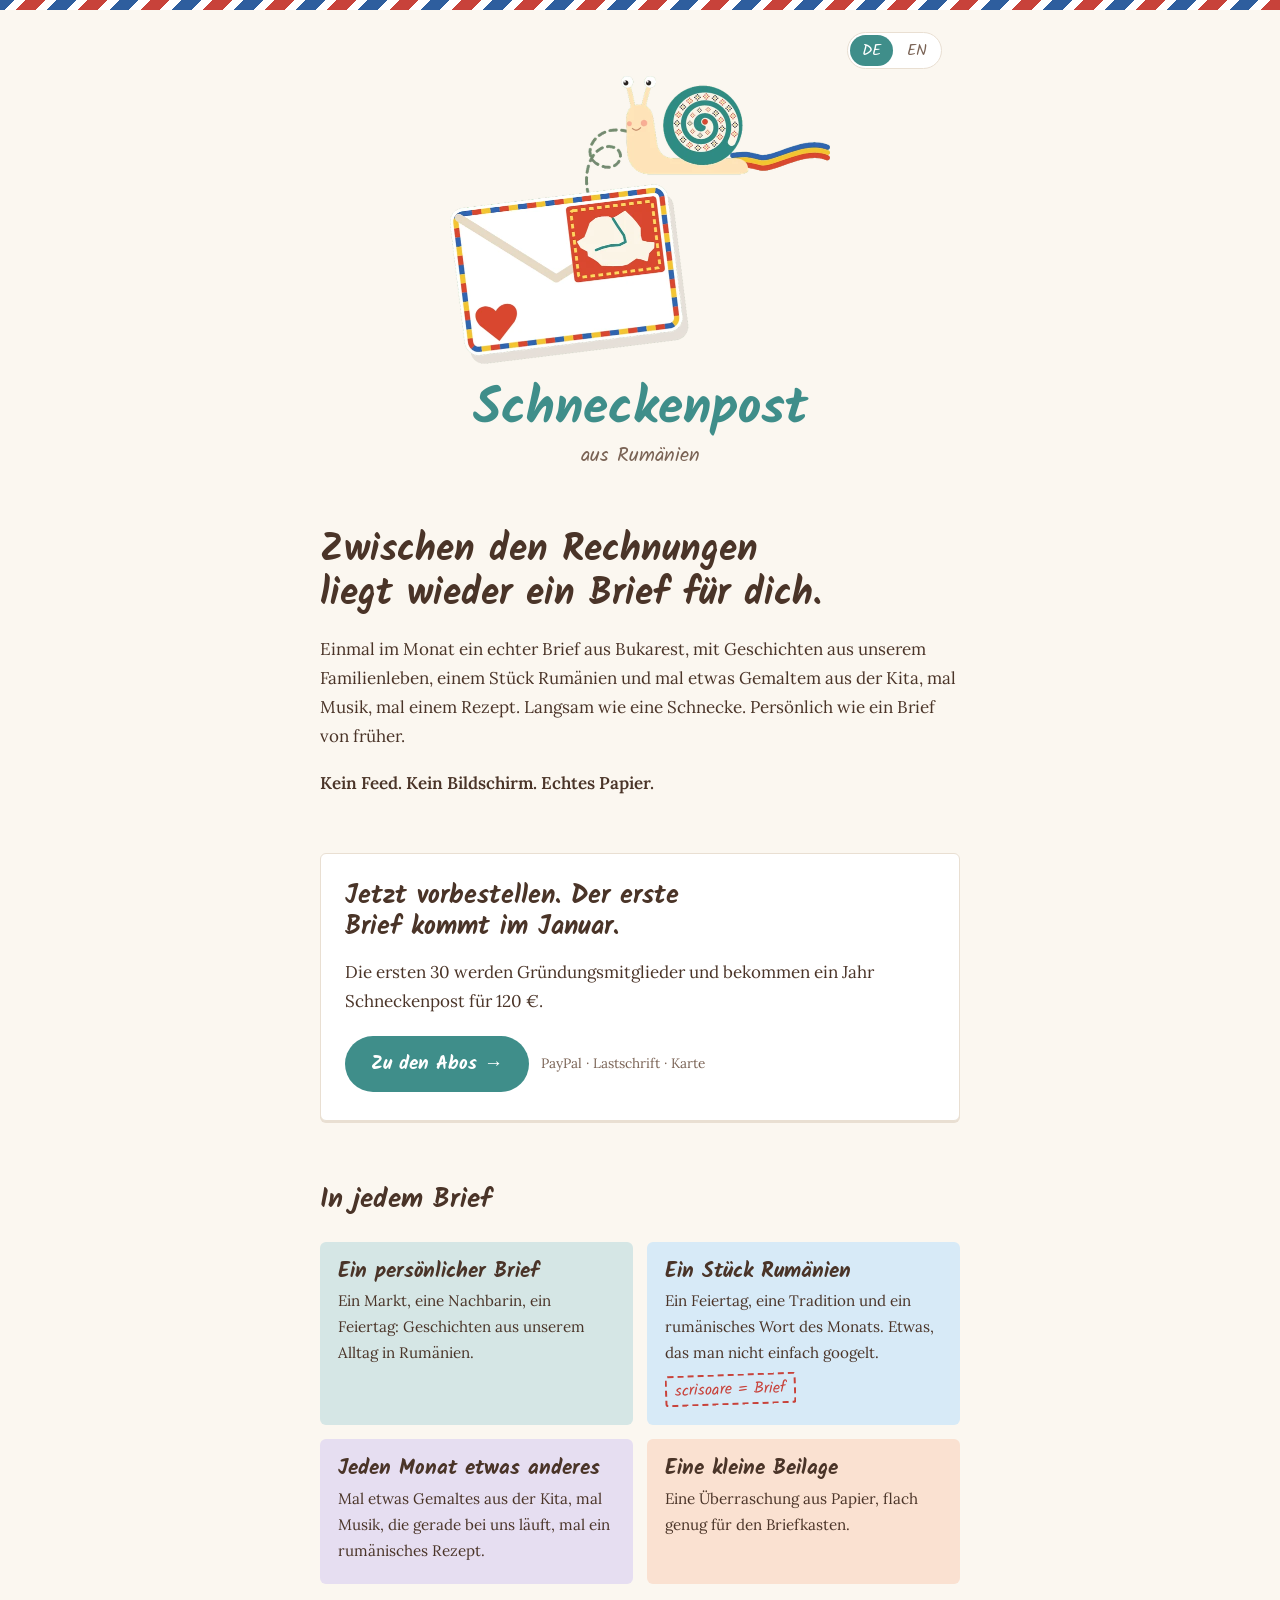
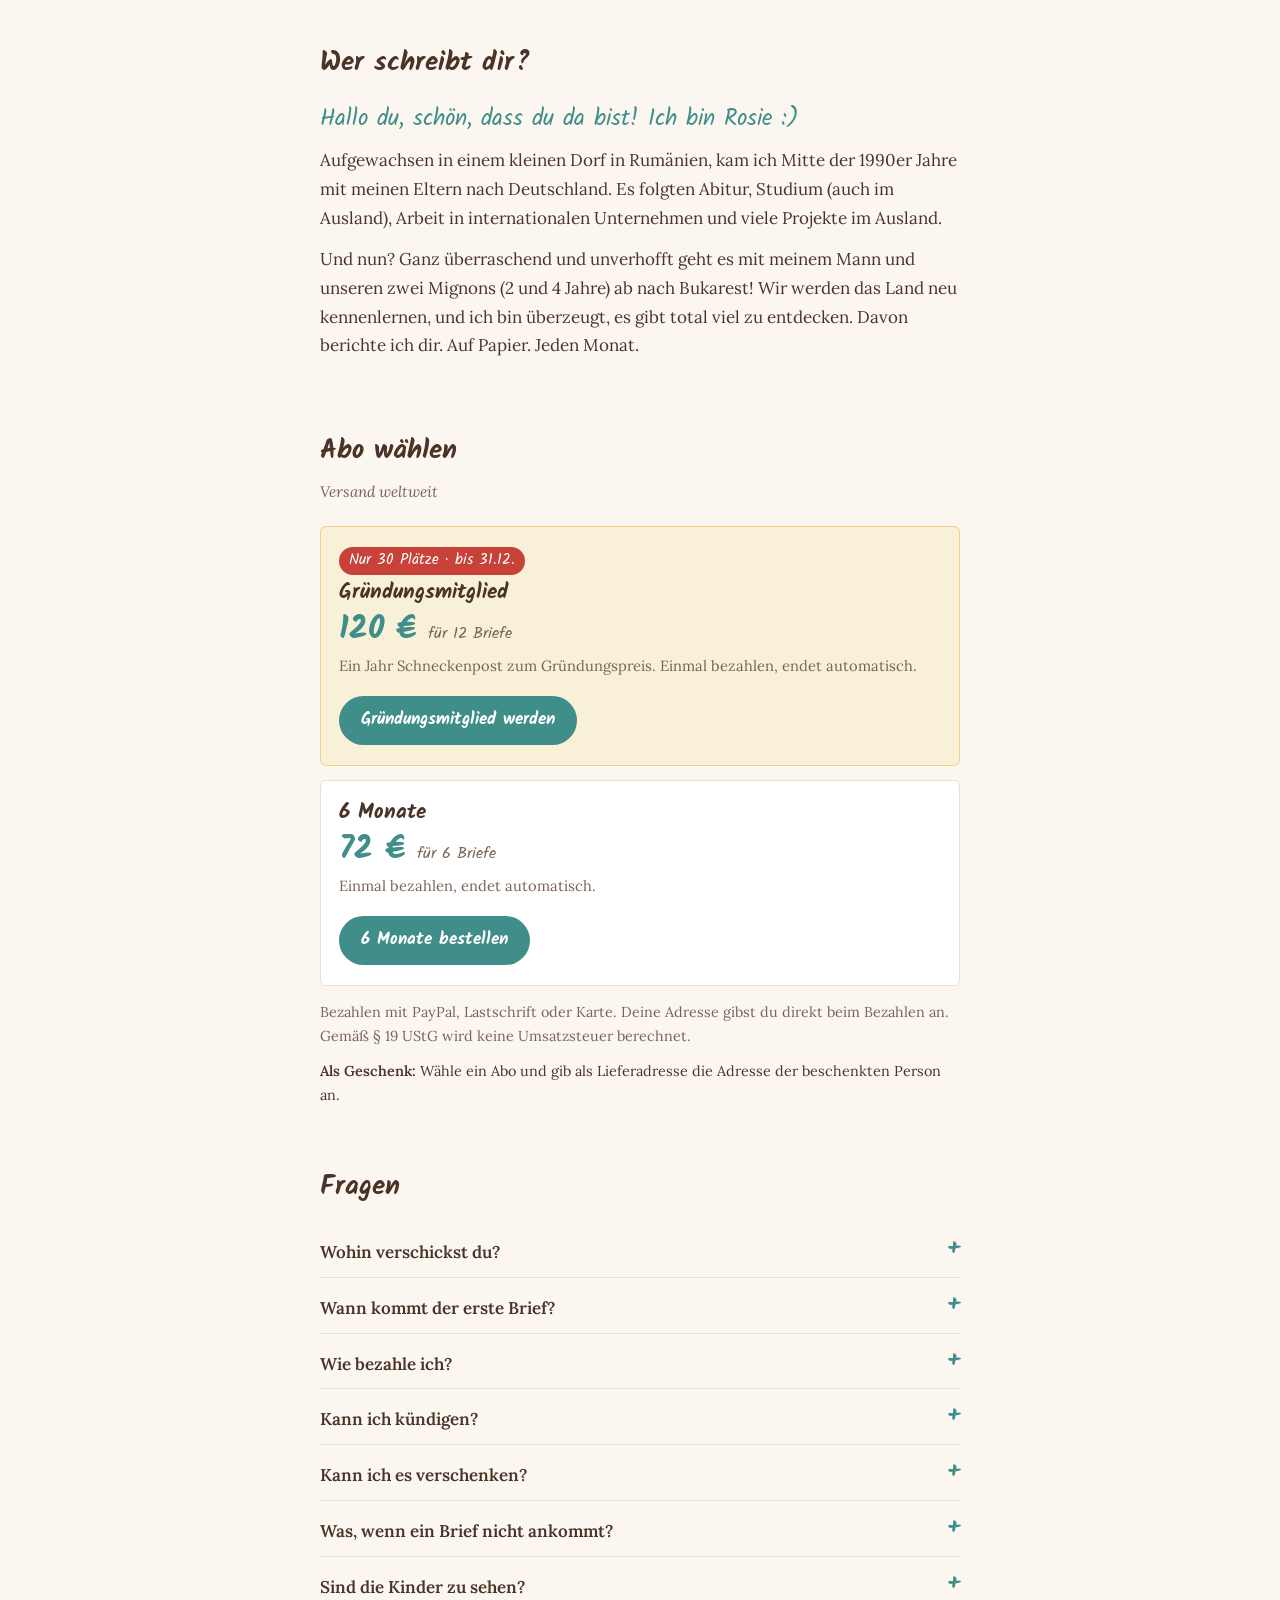
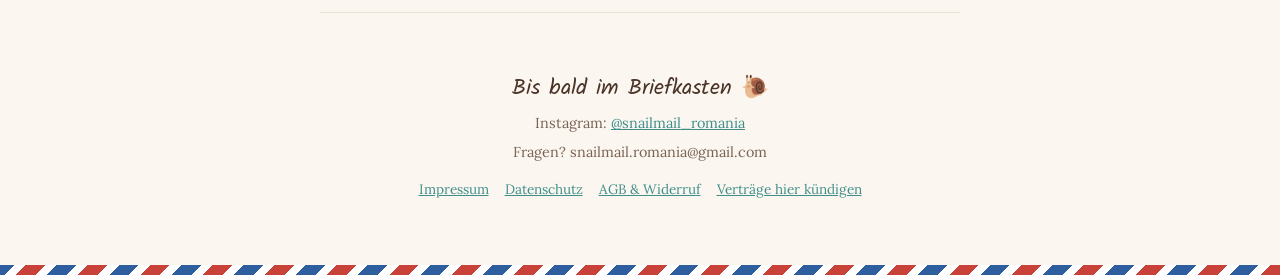
<file: index.html>
<!doctype html>
<html lang="de">
<head>
<meta charset="utf-8">
<meta name="viewport" content="width=device-width, initial-scale=1">
<meta name="description" content="Einmal im Monat ein echter Brief aus Bukarest. Schneckenpost aus Rumänien.">
<title>Schneckenpost aus Rumänien</title>
<link rel="alternate" hreflang="de" href="index.html">
<link rel="alternate" hreflang="en" href="en.html">
<link rel="stylesheet" href="fonts/fonts.css">
<link rel="stylesheet" href="assets/style.css">
</head>
<body>
<div class="airmail" aria-hidden="true"></div>

<div class="page wrap">
  <nav class="langswitch" aria-label="Sprache / Language"><span aria-current="page">DE</span><a href="en.html" hreflang="en" lang="en">EN</a></nav>

  <header>
    <img class="snail" src="img/schnecke.webp" width="760" height="575" alt="Schnecke mit Luftpostbrief">
    <div class="brand">
      <h1>Schneckenpost</h1>
      <p class="sub">aus Rumänien</p>
    </div>
  </header>

  <section class="hero">
    <h2>Zwischen den Rechnungen liegt wieder ein Brief für dich.</h2>
    <p>Einmal im Monat ein echter Brief aus Bukarest, mit Geschichten aus unserem Familienleben, einem Stück Rumänien und mal etwas Gemaltem aus der Kita, mal Musik, mal einem Rezept. Langsam wie eine Schnecke. Persönlich wie ein Brief von früher.</p>
    <p><strong>Kein Feed. Kein Bildschirm. Echtes Papier.</strong></p>
  </section>

  <section class="waitlist" aria-labelledby="wl">
    <h3 id="wl">Jetzt vorbestellen. Der erste Brief kommt im Januar.</h3>
    <p>Die ersten 30 werden Gründungsmitglieder und bekommen ein Jahr Schneckenpost für 120 €.</p>
    <div class="actions">
      <a class="btn" href="#bestellen">Zu den Abos →</a>
      <span class="small">PayPal · Lastschrift · Karte</span>
    </div>
  </section>

  <section aria-labelledby="inside">
    <h2 class="section-title" id="inside">In jedem Brief</h2>
    <div class="contents">
      <div class="item">
        <h4>Ein persönlicher Brief</h4>
        <p>Ein Markt, eine Nachbarin, ein Feiertag: Geschichten aus unserem Alltag in Rumänien.</p>
      </div>
      <div class="item">
        <h4>Ein Stück Rumänien</h4>
        <p>Ein Feiertag, eine Tradition und ein rumänisches Wort des Monats. Etwas, das man nicht einfach googelt.</p>
        <span class="stamp">scrisoare = Brief</span>
      </div>
      <div class="item">
        <h4>Jeden Monat etwas anderes</h4>
        <p>Mal etwas Gemaltes aus der Kita, mal Musik, die gerade bei uns läuft, mal ein rumänisches Rezept.</p>
      </div>
      <div class="item">
        <h4>Eine kleine Beilage</h4>
        <p>Eine Überraschung aus Papier, flach genug für den Briefkasten.</p>
      </div>
    </div>
  </section>

  <section class="about" aria-labelledby="me">
    <h2 class="section-title" id="me">Wer schreibt dir?</h2>
    <p class="hello">Hallo du, schön, dass du da bist! Ich bin Rosie :)</p>
    <p>Aufgewachsen in einem kleinen Dorf in Rumänien, kam ich Mitte der 1990er Jahre mit meinen Eltern nach Deutschland. Es folgten Abitur, Studium (auch im Ausland), Arbeit in internationalen Unternehmen und viele Projekte im Ausland.</p>
    <p>Und nun? Ganz überraschend und unverhofft geht es mit meinem Mann und unseren zwei Mignons (2 und 4 Jahre) ab nach Bukarest! Wir werden das Land neu kennenlernen, und ich bin überzeugt, es gibt total viel zu entdecken. Davon berichte ich dir. Auf Papier. Jeden Monat.</p>
  </section>

  <section id="bestellen" aria-labelledby="price">
    <h2 class="section-title" id="price">Abo wählen</h2>
    <p class="en">Versand weltweit</p>
    <div class="plans">
      <div class="plan featured">
        <span class="badge">Nur 30 Plätze · bis 31.12.</span>
        <h4>Gründungsmitglied</h4>
        <div class="price">120 € <small>für 12 Briefe</small></div>
        <p>Ein Jahr Schneckenpost zum Gründungspreis. Einmal bezahlen, endet automatisch.</p>
        <span class="spacer"></span>
        <a class="btn" href="https://buy.stripe.com/7sYdR8gMZdm92LZdVwbV601">Gründungsmitglied werden</a>
      </div>
      <div class="plan">
        <h4>6 Monate</h4>
        <div class="price">72 € <small>für 6 Briefe</small></div>
        <p>Einmal bezahlen, endet automatisch.</p>
        <span class="spacer"></span>
        <a class="btn" href="https://buy.stripe.com/3cIcN4fIVeqdcmz7x8bV600">6 Monate bestellen</a>
      </div>
    </div>
    <p class="paynote">Bezahlen mit PayPal, Lastschrift oder Karte. Deine Adresse gibst du direkt beim Bezahlen an. Gemäß § 19 UStG wird keine Umsatzsteuer berechnet.</p>
    <p class="giftnote"><strong>Als Geschenk:</strong> Wähle ein Abo und gib als Lieferadresse die Adresse der beschenkten Person an.</p>
  </section>

  <section aria-labelledby="faq">
    <h2 class="section-title" id="faq">Fragen</h2>
    <div class="faq">
      <details><summary>Wohin verschickst du?</summary><p>Weltweit. Die Briefe reisen mit der rumänischen Post. Außerhalb Europas brauchen sie etwas länger.</p></details>
      <details><summary>Wann kommt der erste Brief?</summary><p>Der erste Brief geht in der ersten Januarwoche 2027 raus. Danach verschicke ich jeden Monat bis zum 5.</p></details>
      <details><summary>Wie bezahle ich?</summary><p>Mit PayPal, per Lastschrift oder mit Karte. Die Zahlung läuft sicher über den Zahlungsdienst Stripe.</p></details>
      <details><summary>Kann ich kündigen?</summary><p>Du musst nichts kündigen. Alle Abos sind vorausbezahlt und enden automatisch nach dem letzten Brief, ohne Verlängerung.</p></details>
      <details><summary>Kann ich es verschenken?</summary><p>Ja. Wähle ein Abo und gib beim Bezahlen die Adresse der beschenkten Person als Lieferadresse an. Für einen Gruß gibt es beim Bezahlen ein eigenes Feld.</p></details>
      <details><summary>Was, wenn ein Brief nicht ankommt?</summary><p>Schreib mir, dann schicke ich ihn noch einmal.</p></details>
      <details><summary>Sind die Kinder zu sehen?</summary><p>Nein. Höchstens mal etwas, das sie gemalt haben.</p></details>
    </div>
  </section>

  <footer>
    <span class="sig">Bis bald im Briefkasten 🐌</span>
    <span>Instagram: <a href="https://www.instagram.com/snailmail_romania" target="_blank" rel="noopener">@snailmail_romania</a></span>
    <span>Fragen? <span style="user-select:all">snailmail.romania@gmail.com</span></span>
    <nav class="legal" aria-label="Legal">
      <a href="impressum.html">Impressum</a>
      <a href="datenschutz.html">Datenschutz</a>
      <a href="agb.html">AGB &amp; Widerruf</a>
      <a href="kuendigen.html">Verträge hier kündigen</a>
    </nav>
  </footer>
</div>

<div class="airmail" aria-hidden="true"></div>
</body>
</html>
</file>
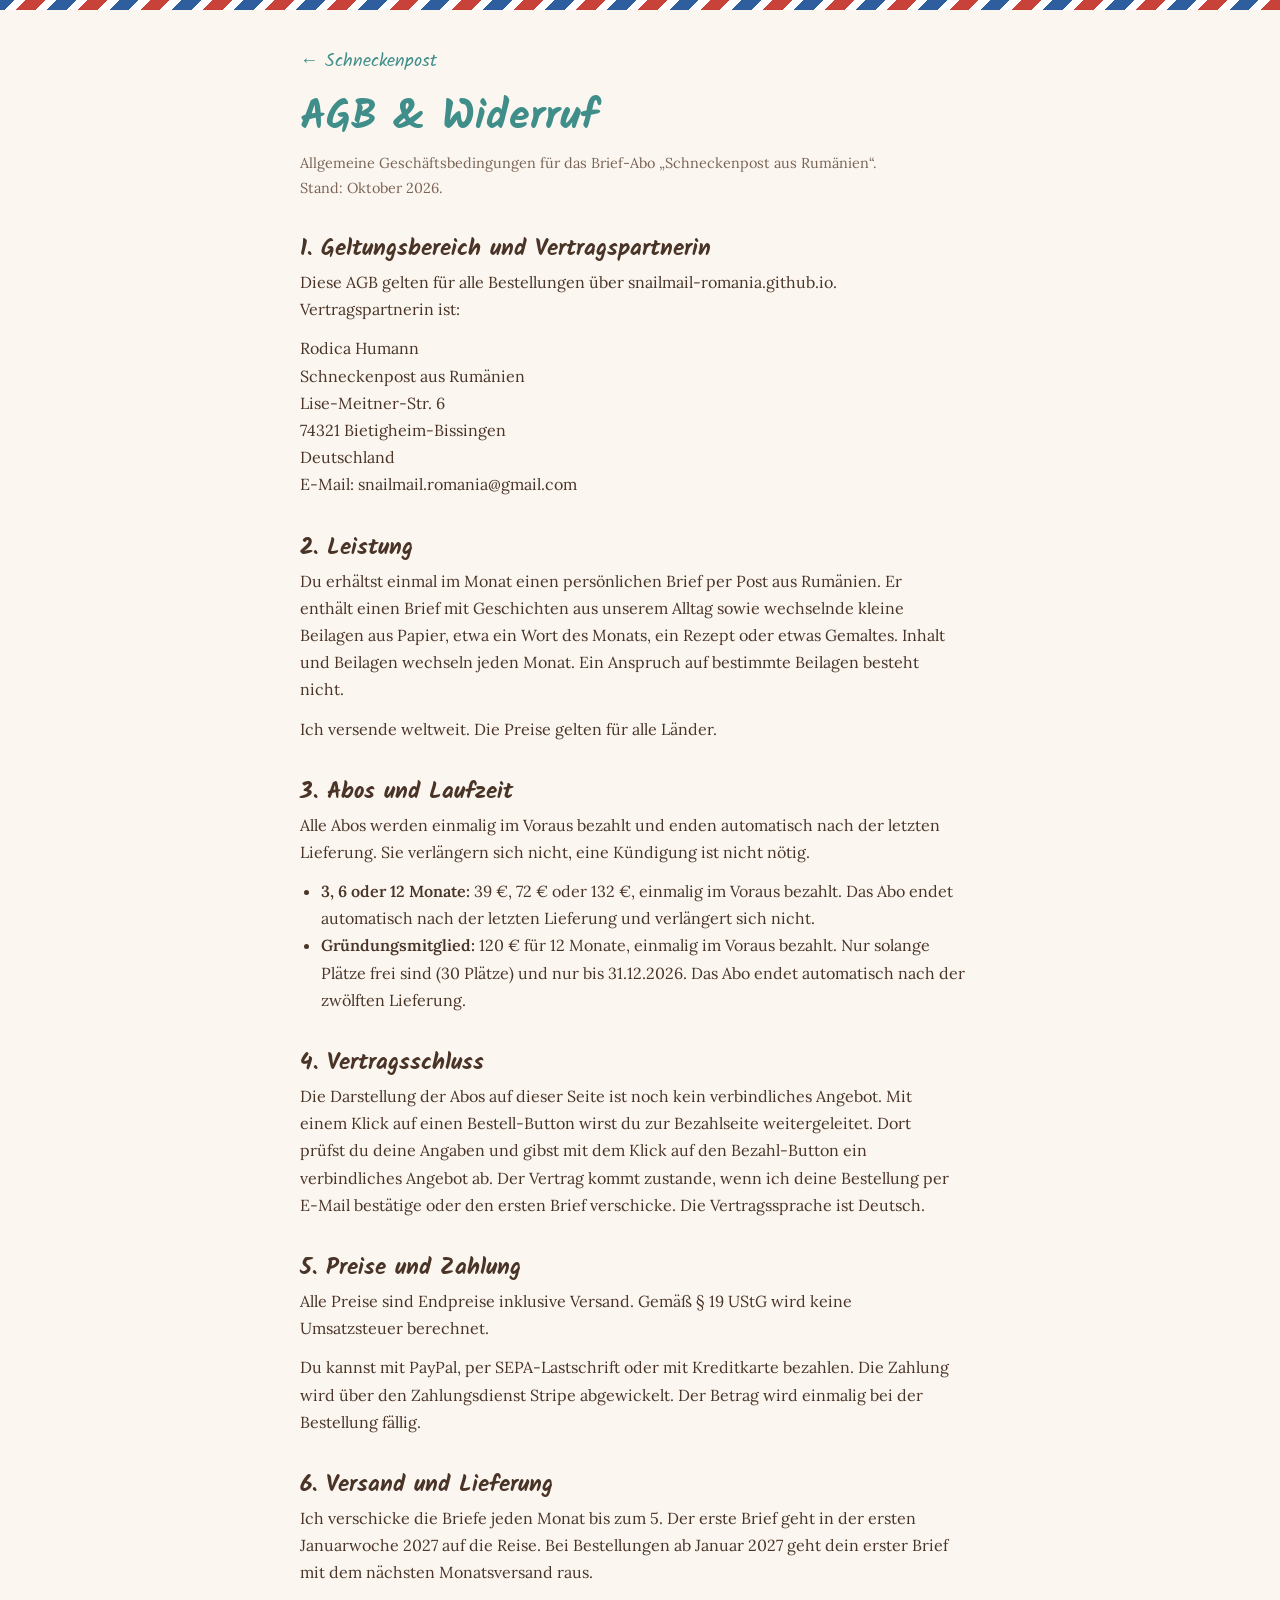
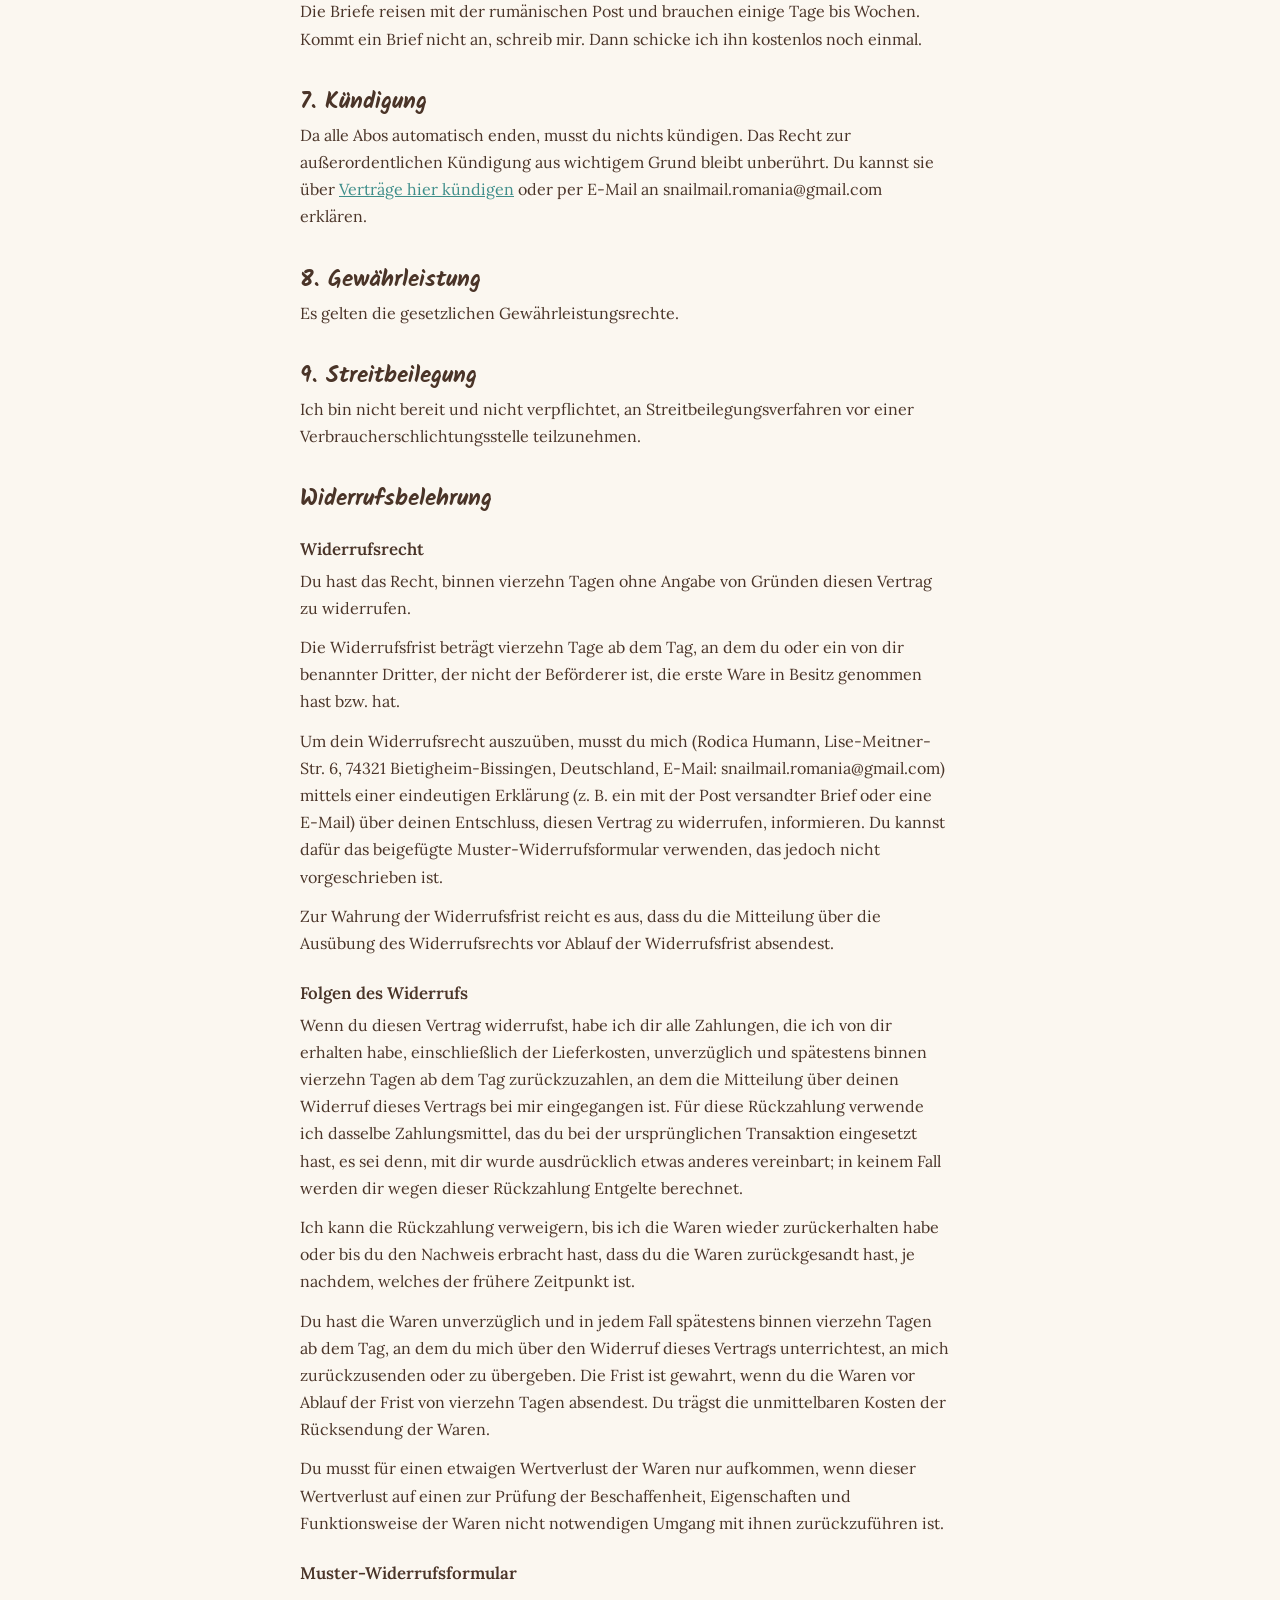
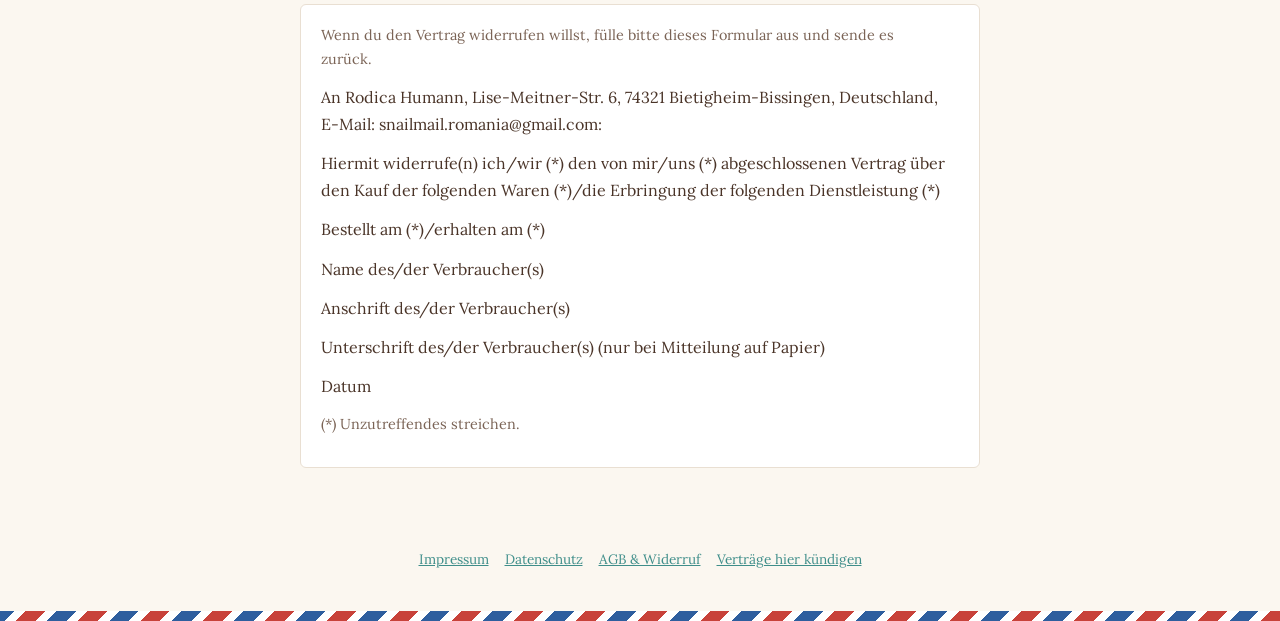
<file: agb.html>
<!doctype html>
<html lang="de">
<head>
<meta charset="utf-8">
<meta name="viewport" content="width=device-width, initial-scale=1">
<meta name="robots" content="noindex">
<title>AGB &amp; Widerruf · Schneckenpost aus Rumänien</title>
<link rel="stylesheet" href="fonts/fonts.css">
<style>
  :root {
    --paper: #FBF7F0; --sheet: #FFFFFF; --ink: #4A3428; --ink-soft: #7A6355;
    --line: #E9DFD2; --petrol: #3F8E8A; --red: #C8423A; --gold: #E3B23C;
    --display: 'Kalam', 'Comic Sans MS', cursive;
    --body: 'Lora', Georgia, 'Times New Roman', serif;
    color-scheme: light;
  }
  *, *::before, *::after { box-sizing: border-box; }
  body { background: var(--paper); color: var(--ink); font-family: var(--body); font-size: 1rem; line-height: 1.7; margin: 0; padding-inline: 18px; }
  .airmail { height: 10px; margin-inline: -18px; background: repeating-linear-gradient(-45deg, var(--red) 0 14px, var(--sheet) 14px 22px, #2E5E9E 22px 36px, var(--sheet) 36px 44px); }
  main { max-width: 680px; margin-inline: auto; padding-block: 36px 64px; }
  .back { font-family: var(--display); font-size: 1.15rem; color: var(--petrol); text-decoration: none; }
  .back:hover { text-decoration: underline; }
  h1 { font-family: var(--display); font-size: clamp(2rem, 6vw, 2.6rem); line-height: 1.15; color: var(--petrol); margin: 18px 0 8px; text-wrap: balance; }
  h2 { font-family: var(--display); font-size: 1.45rem; line-height: 1.25; margin: 34px 0 6px; text-wrap: balance; }
  h3 { font-size: 1.05rem; margin: 22px 0 4px; }
  p, li { max-width: 65ch; }
  p { margin: 0 0 12px; }
  ul, ol { padding-left: 1.3em; margin: 0 0 12px; }
  a { color: var(--petrol); }
  .box { background: var(--sheet); border: 1px solid var(--line); border-radius: 6px; padding: 18px 20px; margin: 16px 0; }
  .muted { color: var(--ink-soft); font-size: 0.9rem; }
  .btn { display: inline-block; padding: 12px 26px; border-radius: 999px; background: var(--petrol); color: #fff; font-family: var(--display); font-size: 1.15rem; font-weight: 700; text-decoration: none; }
  .btn:focus-visible, a:focus-visible { outline: 3px solid var(--gold); outline-offset: 3px; }
  footer { max-width: 680px; margin-inline: auto; padding-block: 0 40px; font-size: 0.85rem; color: var(--ink-soft); display: flex; flex-wrap: wrap; gap: 4px 16px; justify-content: center; }
</style>
</head>
<body>
<div class="airmail" aria-hidden="true"></div>
<main>
  <a class="back" href="index.html">← Schneckenpost</a>
  <h1>AGB &amp; Widerruf</h1>

  <p class="muted">Allgemeine Geschäftsbedingungen für das Brief-Abo „Schneckenpost aus Rumänien“. Stand: Oktober 2026.</p>

  <h2>1. Geltungsbereich und Vertragspartnerin</h2>
  <p>Diese AGB gelten für alle Bestellungen über snailmail-romania.github.io. Vertragspartnerin ist:</p>
  <p>Rodica Humann<br>
Schneckenpost aus Rumänien<br>
Lise-Meitner-Str. 6<br>
74321 Bietigheim-Bissingen<br>
Deutschland<br>E-Mail: <span style="user-select:all">snailmail.romania@gmail.com</span></p>

  <h2>2. Leistung</h2>
  <p>Du erhältst einmal im Monat einen persönlichen Brief per Post aus Rumänien. Er enthält einen Brief mit Geschichten aus unserem Alltag sowie wechselnde kleine Beilagen aus Papier, etwa ein Wort des Monats, ein Rezept oder etwas Gemaltes. Inhalt und Beilagen wechseln jeden Monat. Ein Anspruch auf bestimmte Beilagen besteht nicht.</p>
  <p>Ich versende weltweit. Die Preise gelten für alle Länder.</p>

  <h2>3. Abos und Laufzeit</h2>
  <p>Alle Abos werden einmalig im Voraus bezahlt und enden automatisch nach der letzten Lieferung. Sie verlängern sich nicht, eine Kündigung ist nicht nötig.</p>
  <ul>
    <li><strong>3, 6 oder 12 Monate:</strong> 39 €, 72 € oder 132 €, einmalig im Voraus bezahlt. Das Abo endet automatisch nach der letzten Lieferung und verlängert sich nicht.</li>
    <li><strong>Gründungsmitglied:</strong> 120 € für 12 Monate, einmalig im Voraus bezahlt. Nur solange Plätze frei sind (30 Plätze) und nur bis 31.12.2026. Das Abo endet automatisch nach der zwölften Lieferung.</li>
  </ul>

  <h2>4. Vertragsschluss</h2>
  <p>Die Darstellung der Abos auf dieser Seite ist noch kein verbindliches Angebot. Mit einem Klick auf einen Bestell-Button wirst du zur Bezahlseite weitergeleitet. Dort prüfst du deine Angaben und gibst mit dem Klick auf den Bezahl-Button ein verbindliches Angebot ab. Der Vertrag kommt zustande, wenn ich deine Bestellung per E-Mail bestätige oder den ersten Brief verschicke. Die Vertragssprache ist Deutsch.</p>

  <h2>5. Preise und Zahlung</h2>
  <p>Alle Preise sind Endpreise inklusive Versand. Gemäß § 19 UStG wird keine Umsatzsteuer berechnet.</p>
  <p>Du kannst mit PayPal, per SEPA-Lastschrift oder mit Kreditkarte bezahlen. Die Zahlung wird über den Zahlungsdienst Stripe abgewickelt. Der Betrag wird einmalig bei der Bestellung fällig.</p>

  <h2>6. Versand und Lieferung</h2>
  <p>Ich verschicke die Briefe jeden Monat bis zum 5. Der erste Brief geht in der ersten Januarwoche 2027 auf die Reise. Bei Bestellungen ab Januar 2027 geht dein erster Brief mit dem nächsten Monatsversand raus.</p>
  <p>Die Briefe reisen mit der rumänischen Post und brauchen einige Tage bis Wochen. Kommt ein Brief nicht an, schreib mir. Dann schicke ich ihn kostenlos noch einmal.</p>

  <h2>7. Kündigung</h2>
  <p>Da alle Abos automatisch enden, musst du nichts kündigen. Das Recht zur außerordentlichen Kündigung aus wichtigem Grund bleibt unberührt. Du kannst sie über <a href="kuendigen.html">Verträge hier kündigen</a> oder per E-Mail an <span style="user-select:all">snailmail.romania@gmail.com</span> erklären.</p>

  <h2>8. Gewährleistung</h2>
  <p>Es gelten die gesetzlichen Gewährleistungsrechte.</p>

  <h2>9. Streitbeilegung</h2>
  <p>Ich bin nicht bereit und nicht verpflichtet, an Streitbeilegungsverfahren vor einer Verbraucherschlichtungsstelle teilzunehmen.</p>

  <h2 id="widerruf">Widerrufsbelehrung</h2>
  <h3>Widerrufsrecht</h3>
  <p>Du hast das Recht, binnen vierzehn Tagen ohne Angabe von Gründen diesen Vertrag zu widerrufen.</p>
  <p>Die Widerrufsfrist beträgt vierzehn Tage ab dem Tag, an dem du oder ein von dir benannter Dritter, der nicht der Beförderer ist, die erste Ware in Besitz genommen hast bzw. hat.</p>
  <p>Um dein Widerrufsrecht auszuüben, musst du mich (Rodica Humann, Lise-Meitner-Str. 6, 74321 Bietigheim-Bissingen, Deutschland, E-Mail: <span style="user-select:all">snailmail.romania@gmail.com</span>) mittels einer eindeutigen Erklärung (z. B. ein mit der Post versandter Brief oder eine E-Mail) über deinen Entschluss, diesen Vertrag zu widerrufen, informieren. Du kannst dafür das beigefügte Muster-Widerrufsformular verwenden, das jedoch nicht vorgeschrieben ist.</p>
  <p>Zur Wahrung der Widerrufsfrist reicht es aus, dass du die Mitteilung über die Ausübung des Widerrufsrechts vor Ablauf der Widerrufsfrist absendest.</p>
  <h3>Folgen des Widerrufs</h3>
  <p>Wenn du diesen Vertrag widerrufst, habe ich dir alle Zahlungen, die ich von dir erhalten habe, einschließlich der Lieferkosten, unverzüglich und spätestens binnen vierzehn Tagen ab dem Tag zurückzuzahlen, an dem die Mitteilung über deinen Widerruf dieses Vertrags bei mir eingegangen ist. Für diese Rückzahlung verwende ich dasselbe Zahlungsmittel, das du bei der ursprünglichen Transaktion eingesetzt hast, es sei denn, mit dir wurde ausdrücklich etwas anderes vereinbart; in keinem Fall werden dir wegen dieser Rückzahlung Entgelte berechnet.</p>
  <p>Ich kann die Rückzahlung verweigern, bis ich die Waren wieder zurückerhalten habe oder bis du den Nachweis erbracht hast, dass du die Waren zurückgesandt hast, je nachdem, welches der frühere Zeitpunkt ist.</p>
  <p>Du hast die Waren unverzüglich und in jedem Fall spätestens binnen vierzehn Tagen ab dem Tag, an dem du mich über den Widerruf dieses Vertrags unterrichtest, an mich zurückzusenden oder zu übergeben. Die Frist ist gewahrt, wenn du die Waren vor Ablauf der Frist von vierzehn Tagen absendest. Du trägst die unmittelbaren Kosten der Rücksendung der Waren.</p>
  <p>Du musst für einen etwaigen Wertverlust der Waren nur aufkommen, wenn dieser Wertverlust auf einen zur Prüfung der Beschaffenheit, Eigenschaften und Funktionsweise der Waren nicht notwendigen Umgang mit ihnen zurückzuführen ist.</p>

  <h3>Muster-Widerrufsformular</h3>
  <div class="box">
    <p class="muted">Wenn du den Vertrag widerrufen willst, fülle bitte dieses Formular aus und sende es zurück.</p>
    <p>An Rodica Humann, Lise-Meitner-Str. 6, 74321 Bietigheim-Bissingen, Deutschland, E-Mail: snailmail.romania@gmail.com:</p>
    <p>Hiermit widerrufe(n) ich/wir (*) den von mir/uns (*) abgeschlossenen Vertrag über den Kauf der folgenden Waren (*)/die Erbringung der folgenden Dienstleistung (*)</p>
    <p>Bestellt am (*)/erhalten am (*)</p>
    <p>Name des/der Verbraucher(s)</p>
    <p>Anschrift des/der Verbraucher(s)</p>
    <p>Unterschrift des/der Verbraucher(s) (nur bei Mitteilung auf Papier)</p>
    <p>Datum</p>
    <p class="muted">(*) Unzutreffendes streichen.</p>
  </div>

</main>
<footer>
  <a href="impressum.html">Impressum</a>
  <a href="datenschutz.html">Datenschutz</a>
  <a href="agb.html">AGB &amp; Widerruf</a>
  <a href="kuendigen.html">Verträge hier kündigen</a>
</footer>
<div class="airmail" aria-hidden="true"></div>
</body>
</html>
</file>
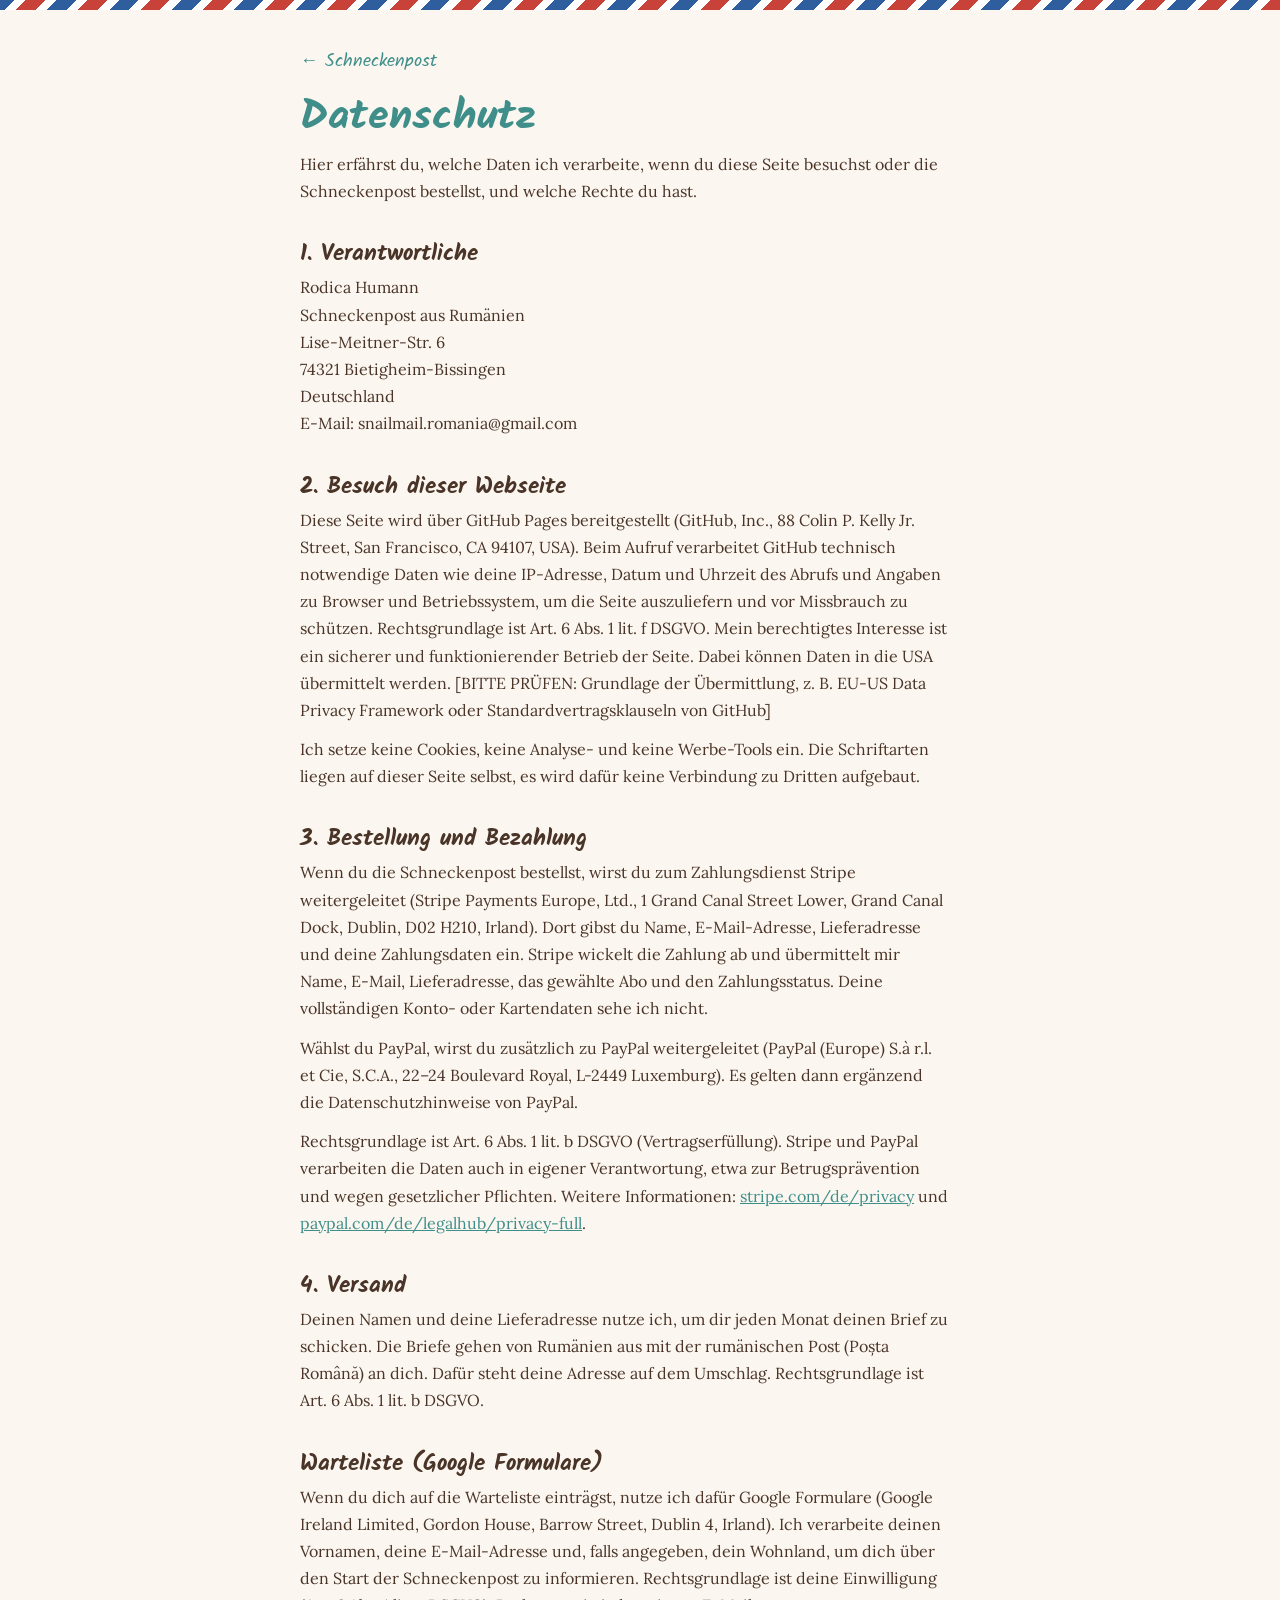
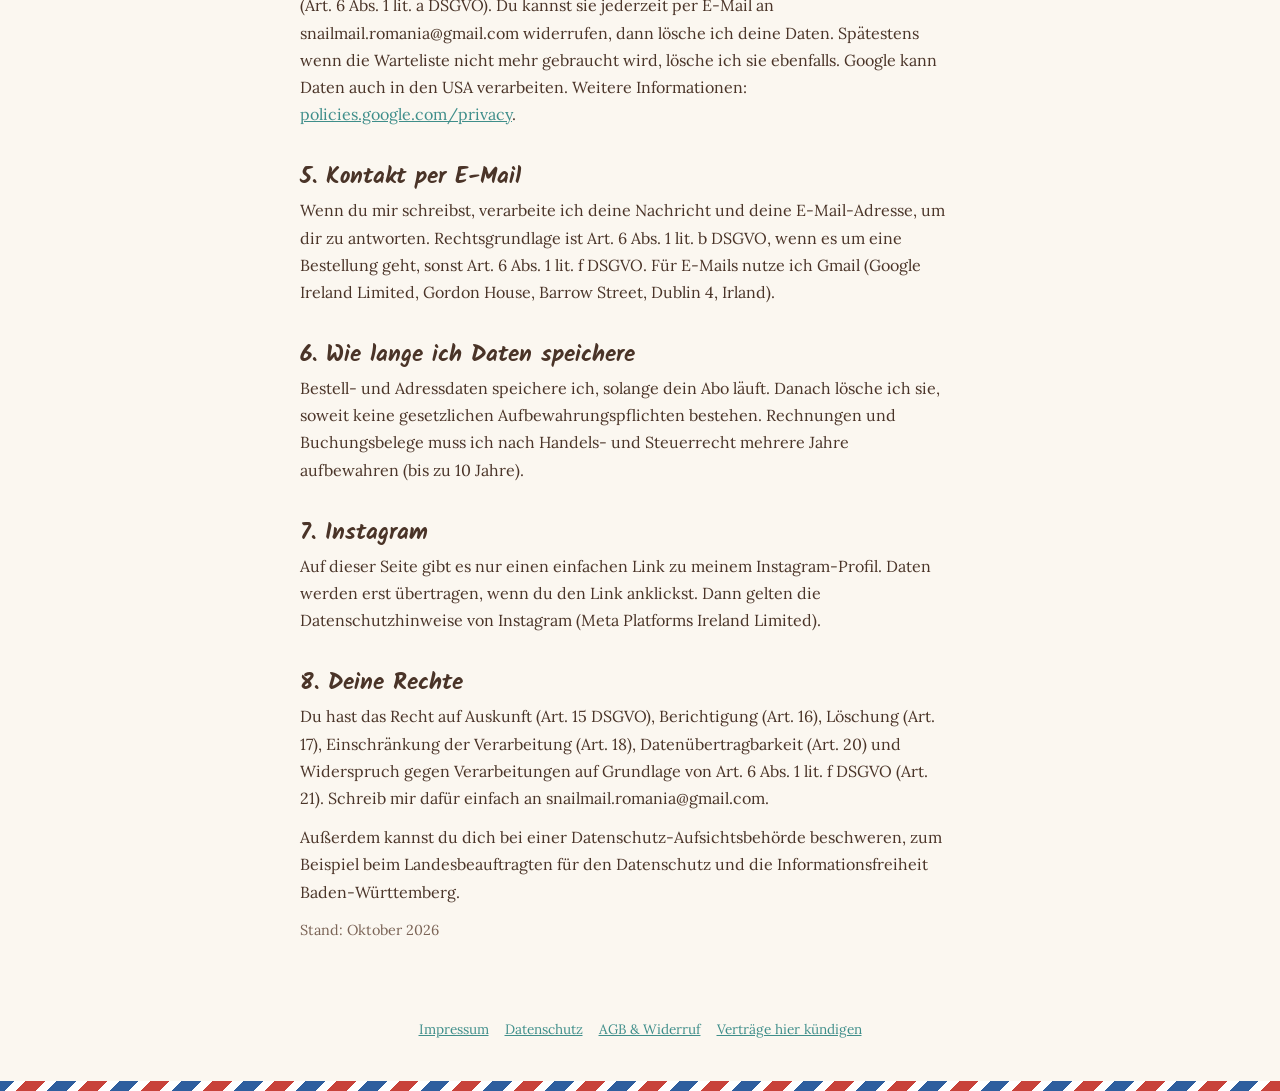
<file: datenschutz.html>
<!doctype html>
<html lang="de">
<head>
<meta charset="utf-8">
<meta name="viewport" content="width=device-width, initial-scale=1">
<meta name="robots" content="noindex">
<title>Datenschutz · Schneckenpost aus Rumänien</title>
<link rel="stylesheet" href="fonts/fonts.css">
<style>
  :root {
    --paper: #FBF7F0; --sheet: #FFFFFF; --ink: #4A3428; --ink-soft: #7A6355;
    --line: #E9DFD2; --petrol: #3F8E8A; --red: #C8423A; --gold: #E3B23C;
    --display: 'Kalam', 'Comic Sans MS', cursive;
    --body: 'Lora', Georgia, 'Times New Roman', serif;
    color-scheme: light;
  }
  *, *::before, *::after { box-sizing: border-box; }
  body { background: var(--paper); color: var(--ink); font-family: var(--body); font-size: 1rem; line-height: 1.7; margin: 0; padding-inline: 18px; }
  .airmail { height: 10px; margin-inline: -18px; background: repeating-linear-gradient(-45deg, var(--red) 0 14px, var(--sheet) 14px 22px, #2E5E9E 22px 36px, var(--sheet) 36px 44px); }
  main { max-width: 680px; margin-inline: auto; padding-block: 36px 64px; }
  .back { font-family: var(--display); font-size: 1.15rem; color: var(--petrol); text-decoration: none; }
  .back:hover { text-decoration: underline; }
  h1 { font-family: var(--display); font-size: clamp(2rem, 6vw, 2.6rem); line-height: 1.15; color: var(--petrol); margin: 18px 0 8px; text-wrap: balance; }
  h2 { font-family: var(--display); font-size: 1.45rem; line-height: 1.25; margin: 34px 0 6px; text-wrap: balance; }
  h3 { font-size: 1.05rem; margin: 22px 0 4px; }
  p, li { max-width: 65ch; }
  p { margin: 0 0 12px; }
  ul, ol { padding-left: 1.3em; margin: 0 0 12px; }
  a { color: var(--petrol); }
  .box { background: var(--sheet); border: 1px solid var(--line); border-radius: 6px; padding: 18px 20px; margin: 16px 0; }
  .muted { color: var(--ink-soft); font-size: 0.9rem; }
  .btn { display: inline-block; padding: 12px 26px; border-radius: 999px; background: var(--petrol); color: #fff; font-family: var(--display); font-size: 1.15rem; font-weight: 700; text-decoration: none; }
  .btn:focus-visible, a:focus-visible { outline: 3px solid var(--gold); outline-offset: 3px; }
  footer { max-width: 680px; margin-inline: auto; padding-block: 0 40px; font-size: 0.85rem; color: var(--ink-soft); display: flex; flex-wrap: wrap; gap: 4px 16px; justify-content: center; }
</style>
</head>
<body>
<div class="airmail" aria-hidden="true"></div>
<main>
  <a class="back" href="index.html">← Schneckenpost</a>
  <h1>Datenschutz</h1>

  <p>Hier erfährst du, welche Daten ich verarbeite, wenn du diese Seite besuchst oder die Schneckenpost bestellst, und welche Rechte du hast.</p>

  <h2>1. Verantwortliche</h2>
  <p>Rodica Humann<br>
Schneckenpost aus Rumänien<br>
Lise-Meitner-Str. 6<br>
74321 Bietigheim-Bissingen<br>
Deutschland<br>E-Mail: <span style="user-select:all">snailmail.romania@gmail.com</span></p>

  <h2>2. Besuch dieser Webseite</h2>
  <p>Diese Seite wird über GitHub Pages bereitgestellt (GitHub, Inc., 88 Colin P. Kelly Jr. Street, San Francisco, CA 94107, USA). Beim Aufruf verarbeitet GitHub technisch notwendige Daten wie deine IP-Adresse, Datum und Uhrzeit des Abrufs und Angaben zu Browser und Betriebssystem, um die Seite auszuliefern und vor Missbrauch zu schützen. Rechtsgrundlage ist Art. 6 Abs. 1 lit. f DSGVO. Mein berechtigtes Interesse ist ein sicherer und funktionierender Betrieb der Seite. Dabei können Daten in die USA übermittelt werden. [BITTE PRÜFEN: Grundlage der Übermittlung, z. B. EU-US Data Privacy Framework oder Standardvertragsklauseln von GitHub]</p>
  <p>Ich setze keine Cookies, keine Analyse- und keine Werbe-Tools ein. Die Schriftarten liegen auf dieser Seite selbst, es wird dafür keine Verbindung zu Dritten aufgebaut.</p>

  <h2>3. Bestellung und Bezahlung</h2>
  <p>Wenn du die Schneckenpost bestellst, wirst du zum Zahlungsdienst Stripe weitergeleitet (Stripe Payments Europe, Ltd., 1 Grand Canal Street Lower, Grand Canal Dock, Dublin, D02 H210, Irland). Dort gibst du Name, E-Mail-Adresse, Lieferadresse und deine Zahlungsdaten ein. Stripe wickelt die Zahlung ab und übermittelt mir Name, E-Mail, Lieferadresse, das gewählte Abo und den Zahlungsstatus. Deine vollständigen Konto- oder Kartendaten sehe ich nicht.</p>
  <p>Wählst du PayPal, wirst du zusätzlich zu PayPal weitergeleitet (PayPal (Europe) S.à r.l. et Cie, S.C.A., 22–24 Boulevard Royal, L-2449 Luxemburg). Es gelten dann ergänzend die Datenschutzhinweise von PayPal.</p>
  <p>Rechtsgrundlage ist Art. 6 Abs. 1 lit. b DSGVO (Vertragserfüllung). Stripe und PayPal verarbeiten die Daten auch in eigener Verantwortung, etwa zur Betrugsprävention und wegen gesetzlicher Pflichten. Weitere Informationen: <a href="https://stripe.com/de/privacy" target="_blank" rel="noopener">stripe.com/de/privacy</a> und <a href="https://www.paypal.com/de/legalhub/privacy-full" target="_blank" rel="noopener">paypal.com/de/legalhub/privacy-full</a>.</p>

  <h2>4. Versand</h2>
  <p>Deinen Namen und deine Lieferadresse nutze ich, um dir jeden Monat deinen Brief zu schicken. Die Briefe gehen von Rumänien aus mit der rumänischen Post (Poșta Română) an dich. Dafür steht deine Adresse auf dem Umschlag. Rechtsgrundlage ist Art. 6 Abs. 1 lit. b DSGVO.</p>

  <h2>Warteliste (Google Formulare)</h2>
  <p>Wenn du dich auf die Warteliste einträgst, nutze ich dafür Google Formulare (Google Ireland Limited, Gordon House, Barrow Street, Dublin 4, Irland). Ich verarbeite deinen Vornamen, deine E-Mail-Adresse und, falls angegeben, dein Wohnland, um dich über den Start der Schneckenpost zu informieren. Rechtsgrundlage ist deine Einwilligung (Art. 6 Abs. 1 lit. a DSGVO). Du kannst sie jederzeit per E-Mail an snailmail.romania@gmail.com widerrufen, dann lösche ich deine Daten. Spätestens wenn die Warteliste nicht mehr gebraucht wird, lösche ich sie ebenfalls. Google kann Daten auch in den USA verarbeiten. Weitere Informationen: <a href="https://policies.google.com/privacy?hl=de" target="_blank" rel="noopener">policies.google.com/privacy</a>.</p>

  <h2>5. Kontakt per E-Mail</h2>
  <p>Wenn du mir schreibst, verarbeite ich deine Nachricht und deine E-Mail-Adresse, um dir zu antworten. Rechtsgrundlage ist Art. 6 Abs. 1 lit. b DSGVO, wenn es um eine Bestellung geht, sonst Art. 6 Abs. 1 lit. f DSGVO. Für E-Mails nutze ich Gmail (Google Ireland Limited, Gordon House, Barrow Street, Dublin 4, Irland).</p>

  <h2>6. Wie lange ich Daten speichere</h2>
  <p>Bestell- und Adressdaten speichere ich, solange dein Abo läuft. Danach lösche ich sie, soweit keine gesetzlichen Aufbewahrungspflichten bestehen. Rechnungen und Buchungsbelege muss ich nach Handels- und Steuerrecht mehrere Jahre aufbewahren (bis zu 10 Jahre).</p>

  <h2>7. Instagram</h2>
  <p>Auf dieser Seite gibt es nur einen einfachen Link zu meinem Instagram-Profil. Daten werden erst übertragen, wenn du den Link anklickst. Dann gelten die Datenschutzhinweise von Instagram (Meta Platforms Ireland Limited).</p>

  <h2>8. Deine Rechte</h2>
  <p>Du hast das Recht auf Auskunft (Art. 15 DSGVO), Berichtigung (Art. 16), Löschung (Art. 17), Einschränkung der Verarbeitung (Art. 18), Datenübertragbarkeit (Art. 20) und Widerspruch gegen Verarbeitungen auf Grundlage von Art. 6 Abs. 1 lit. f DSGVO (Art. 21). Schreib mir dafür einfach an <span style="user-select:all">snailmail.romania@gmail.com</span>.</p>
  <p>Außerdem kannst du dich bei einer Datenschutz-Aufsichtsbehörde beschweren, zum Beispiel beim Landesbeauftragten für den Datenschutz und die Informationsfreiheit Baden-Württemberg.</p>

  <p class="muted">Stand: Oktober 2026</p>

</main>
<footer>
  <a href="impressum.html">Impressum</a>
  <a href="datenschutz.html">Datenschutz</a>
  <a href="agb.html">AGB &amp; Widerruf</a>
  <a href="kuendigen.html">Verträge hier kündigen</a>
</footer>
<div class="airmail" aria-hidden="true"></div>
</body>
</html>
</file>
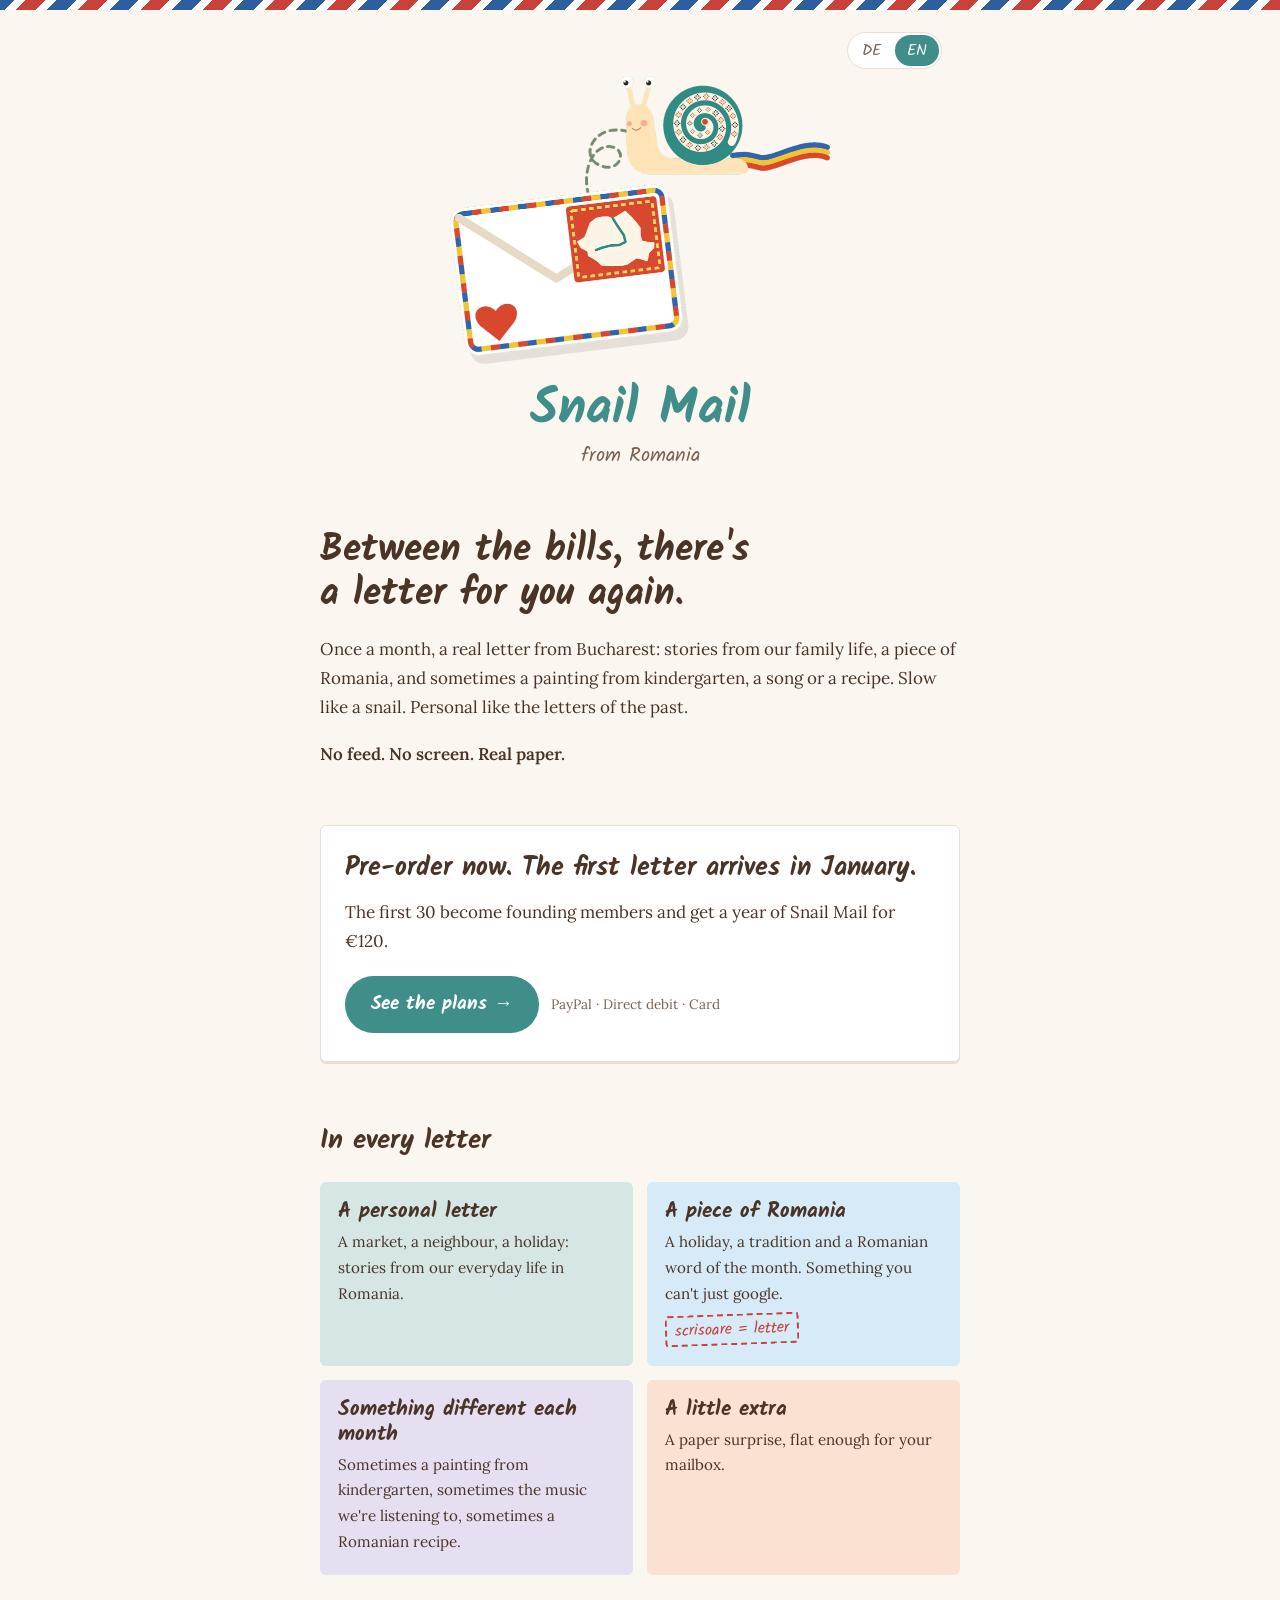
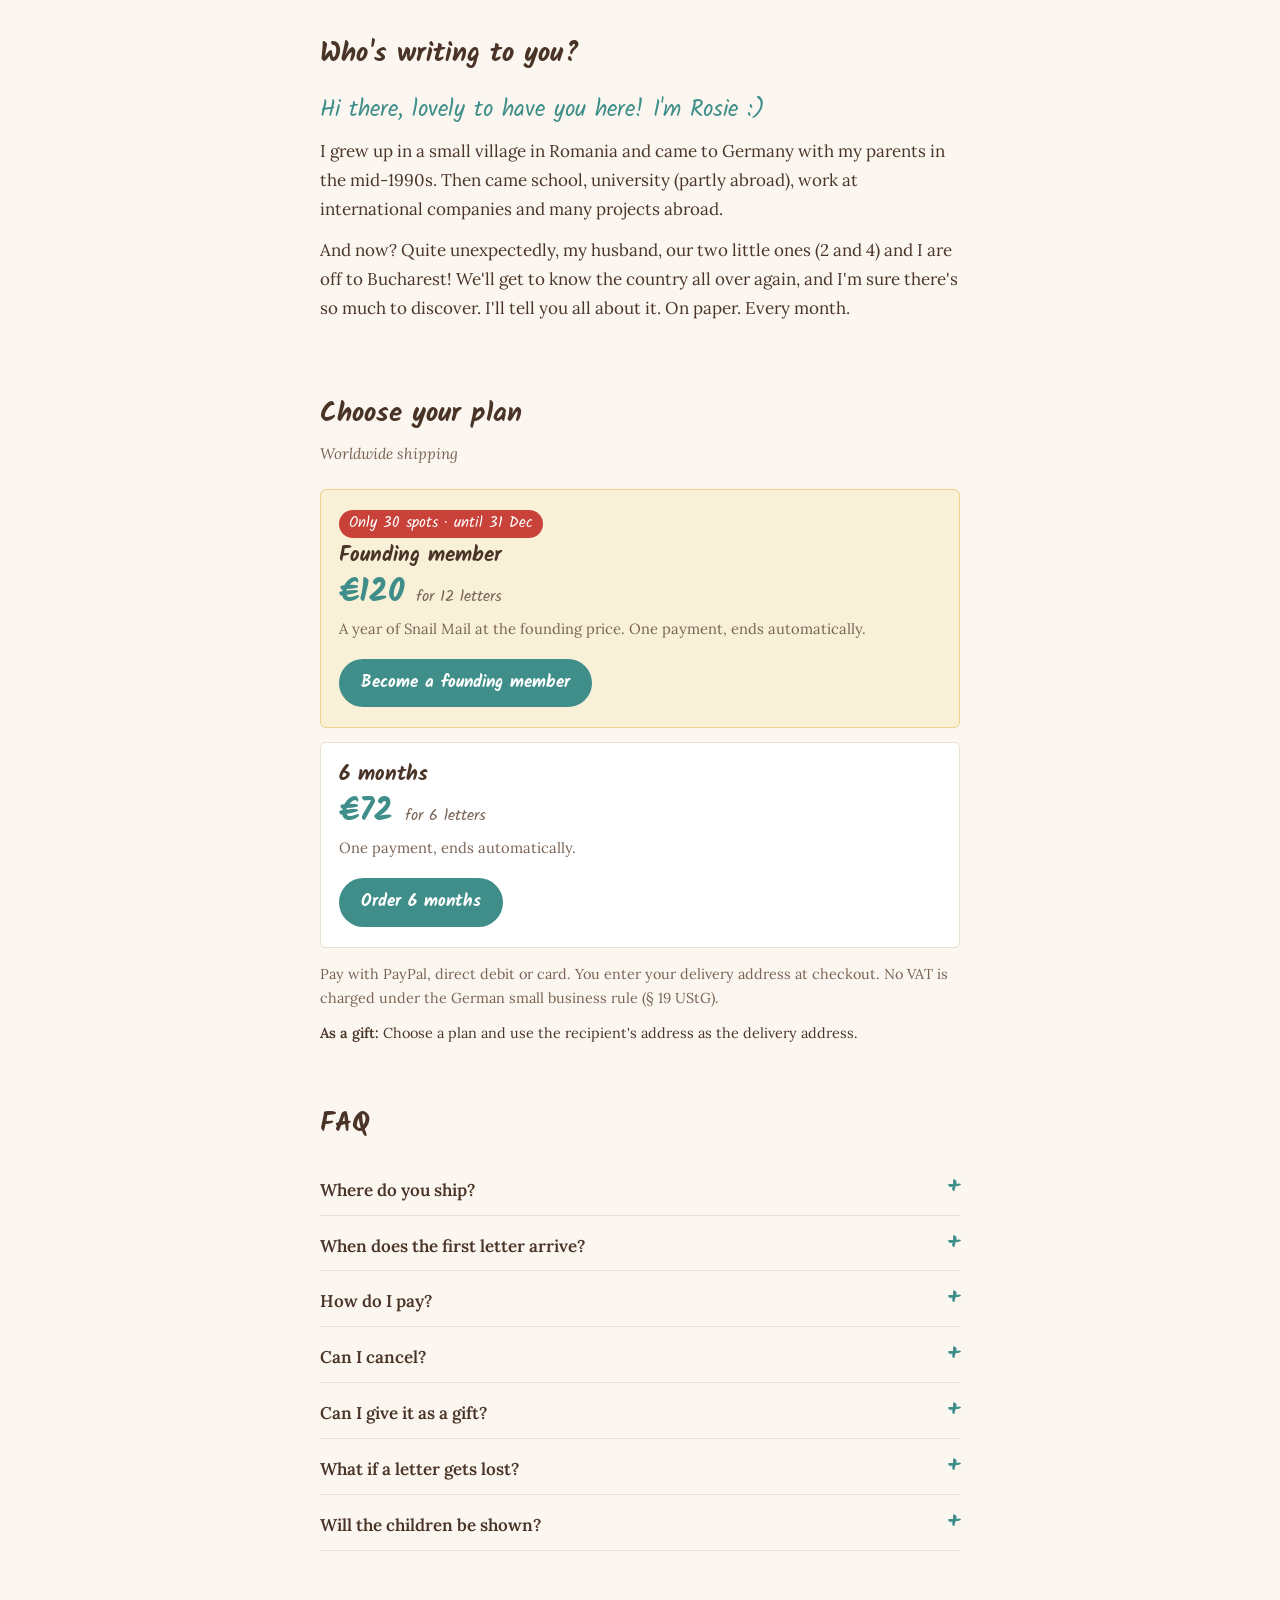
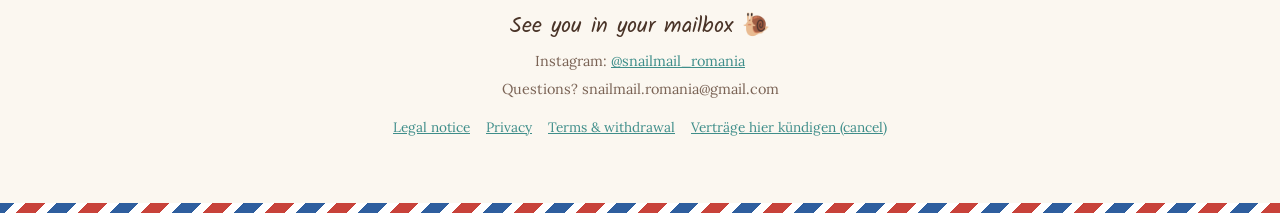
<file: en.html>
<!doctype html>
<html lang="en">
<head>
<meta charset="utf-8">
<meta name="viewport" content="width=device-width, initial-scale=1">
<meta name="description" content="A real letter from Bucharest, once a month. Snail Mail from Romania.">
<title>Snail Mail from Romania</title>
<link rel="alternate" hreflang="de" href="index.html">
<link rel="alternate" hreflang="en" href="en.html">
<link rel="stylesheet" href="fonts/fonts.css">
<link rel="stylesheet" href="assets/style.css">
</head>
<body>
<div class="airmail" aria-hidden="true"></div>

<div class="page wrap">
  <nav class="langswitch" aria-label="Sprache / Language"><a href="index.html" hreflang="de" lang="de">DE</a><span aria-current="page">EN</span></nav>

  <header>
    <img class="snail" src="img/schnecke.webp" width="760" height="575" alt="Snail with an airmail letter">
    <div class="brand">
      <h1>Snail Mail</h1>
      <p class="sub">from Romania</p>
    </div>
  </header>

  <section class="hero">
    <h2>Between the bills, there's a letter for you again.</h2>
    <p>Once a month, a real letter from Bucharest: stories from our family life, a piece of Romania, and sometimes a painting from kindergarten, a song or a recipe. Slow like a snail. Personal like the letters of the past.</p>
    <p><strong>No feed. No screen. Real paper.</strong></p>
  </section>

  <section class="waitlist" aria-labelledby="wl">
    <h3 id="wl">Pre-order now. The first letter arrives in January.</h3>
    <p>The first 30 become founding members and get a year of Snail Mail for €120.</p>
    <div class="actions">
      <a class="btn" href="#bestellen">See the plans →</a>
      <span class="small">PayPal · Direct debit · Card</span>
    </div>
  </section>

  <section aria-labelledby="inside">
    <h2 class="section-title" id="inside">In every letter</h2>
    <div class="contents">
      <div class="item">
        <h4>A personal letter</h4>
        <p>A market, a neighbour, a holiday: stories from our everyday life in Romania.</p>
      </div>
      <div class="item">
        <h4>A piece of Romania</h4>
        <p>A holiday, a tradition and a Romanian word of the month. Something you can't just google.</p>
        <span class="stamp">scrisoare = letter</span>
      </div>
      <div class="item">
        <h4>Something different each month</h4>
        <p>Sometimes a painting from kindergarten, sometimes the music we're listening to, sometimes a Romanian recipe.</p>
      </div>
      <div class="item">
        <h4>A little extra</h4>
        <p>A paper surprise, flat enough for your mailbox.</p>
      </div>
    </div>
  </section>

  <section class="about" aria-labelledby="me">
    <h2 class="section-title" id="me">Who's writing to you?</h2>
    <p class="hello">Hi there, lovely to have you here! I'm Rosie :)</p>
    <p>I grew up in a small village in Romania and came to Germany with my parents in the mid-1990s. Then came school, university (partly abroad), work at international companies and many projects abroad.</p>
    <p>And now? Quite unexpectedly, my husband, our two little ones (2 and 4) and I are off to Bucharest! We'll get to know the country all over again, and I'm sure there's so much to discover. I'll tell you all about it. On paper. Every month.</p>
  </section>

  <section id="bestellen" aria-labelledby="price">
    <h2 class="section-title" id="price">Choose your plan</h2>
    <p class="en">Worldwide shipping</p>
    <div class="plans">
      <div class="plan featured">
        <span class="badge">Only 30 spots · until 31 Dec</span>
        <h4>Founding member</h4>
        <div class="price">€120 <small>for 12 letters</small></div>
        <p>A year of Snail Mail at the founding price. One payment, ends automatically.</p>
        <span class="spacer"></span>
        <a class="btn" href="https://buy.stripe.com/7sYdR8gMZdm92LZdVwbV601">Become a founding member</a>
      </div>
      <div class="plan">
        <h4>6 months</h4>
        <div class="price">€72 <small>for 6 letters</small></div>
        <p>One payment, ends automatically.</p>
        <span class="spacer"></span>
        <a class="btn" href="https://buy.stripe.com/3cIcN4fIVeqdcmz7x8bV600">Order 6 months</a>
      </div>
    </div>
    <p class="paynote">Pay with PayPal, direct debit or card. You enter your delivery address at checkout. No VAT is charged under the German small business rule (§ 19 UStG).</p>
    <p class="giftnote"><strong>As a gift:</strong> Choose a plan and use the recipient's address as the delivery address.</p>
  </section>

  <section aria-labelledby="faq">
    <h2 class="section-title" id="faq">FAQ</h2>
    <div class="faq">
      <details><summary>Where do you ship?</summary><p>Worldwide. The letters travel with the Romanian post and take a little longer outside Europe.</p></details>
      <details><summary>When does the first letter arrive?</summary><p>The first letter goes out in the first week of January 2027. After that, I post every month by the 5th.</p></details>
      <details><summary>How do I pay?</summary><p>With PayPal, direct debit or card. Payments are processed securely by Stripe.</p></details>
      <details><summary>Can I cancel?</summary><p>There's nothing to cancel. All plans are prepaid and simply end after the last letter, with no renewal.</p></details>
      <details><summary>Can I give it as a gift?</summary><p>Yes. Choose a plan and enter the recipient's address at checkout. There's a field for a gift message, too.</p></details>
      <details><summary>What if a letter gets lost?</summary><p>Email me and I'll send it again.</p></details>
      <details><summary>Will the children be shown?</summary><p>No. At most, something they painted.</p></details>
    </div>
  </section>

  <footer>
    <span class="sig">See you in your mailbox 🐌</span>
    <span>Instagram: <a href="https://www.instagram.com/snailmail_romania" target="_blank" rel="noopener">@snailmail_romania</a></span>
    <span>Questions? <span style="user-select:all">snailmail.romania@gmail.com</span></span>
    <nav class="legal" aria-label="Legal">
      <a href="impressum.html">Legal notice</a>
      <a href="datenschutz.html">Privacy</a>
      <a href="agb.html">Terms &amp; withdrawal</a>
      <a href="kuendigen.html">Verträge hier kündigen (cancel)</a>
    </nav>
  </footer>
</div>

<div class="airmail" aria-hidden="true"></div>
</body>
</html>
</file>
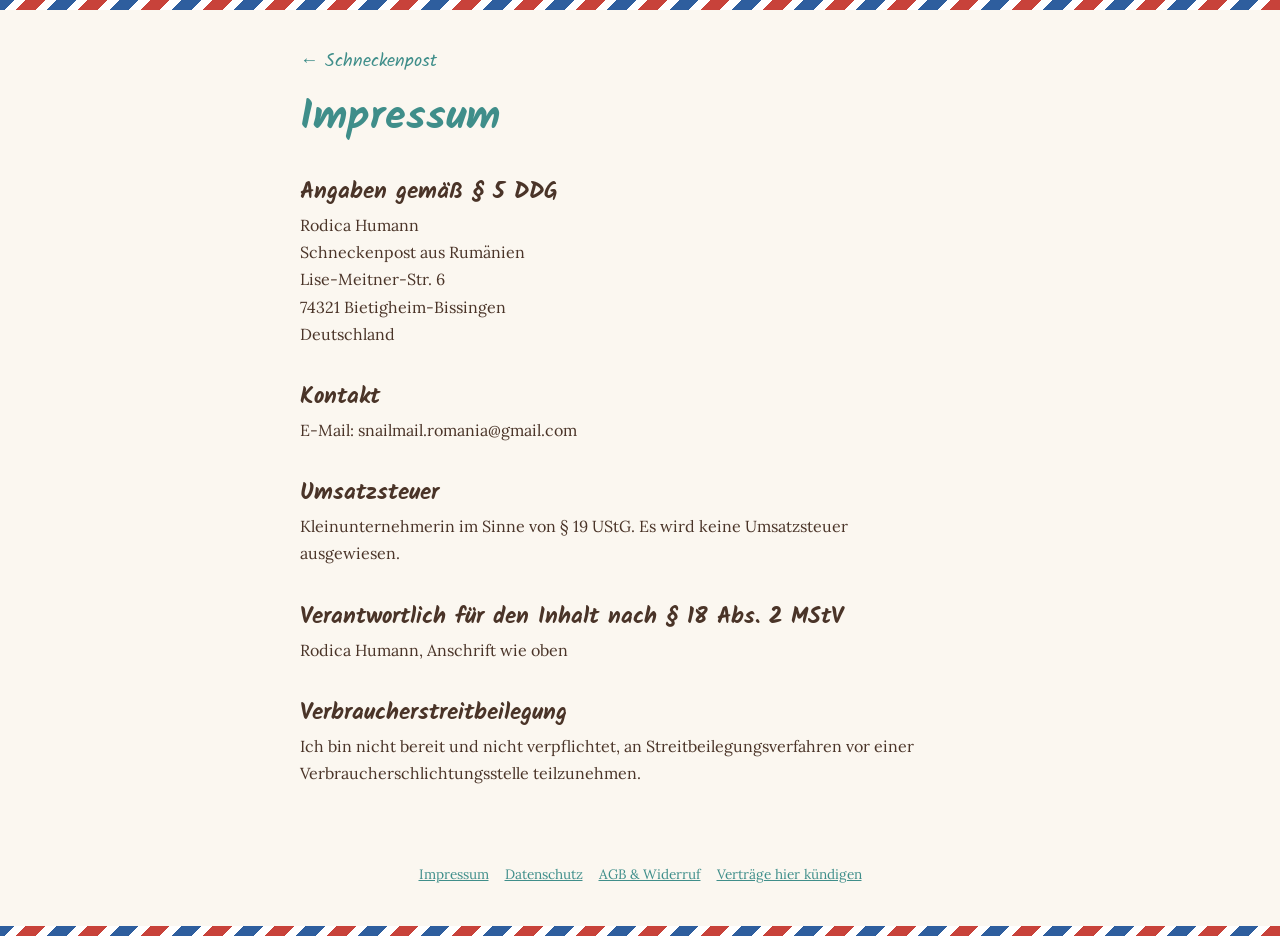
<file: impressum.html>
<!doctype html>
<html lang="de">
<head>
<meta charset="utf-8">
<meta name="viewport" content="width=device-width, initial-scale=1">
<meta name="robots" content="noindex">
<title>Impressum · Schneckenpost aus Rumänien</title>
<link rel="stylesheet" href="fonts/fonts.css">
<style>
  :root {
    --paper: #FBF7F0; --sheet: #FFFFFF; --ink: #4A3428; --ink-soft: #7A6355;
    --line: #E9DFD2; --petrol: #3F8E8A; --red: #C8423A; --gold: #E3B23C;
    --display: 'Kalam', 'Comic Sans MS', cursive;
    --body: 'Lora', Georgia, 'Times New Roman', serif;
    color-scheme: light;
  }
  *, *::before, *::after { box-sizing: border-box; }
  body { background: var(--paper); color: var(--ink); font-family: var(--body); font-size: 1rem; line-height: 1.7; margin: 0; padding-inline: 18px; }
  .airmail { height: 10px; margin-inline: -18px; background: repeating-linear-gradient(-45deg, var(--red) 0 14px, var(--sheet) 14px 22px, #2E5E9E 22px 36px, var(--sheet) 36px 44px); }
  main { max-width: 680px; margin-inline: auto; padding-block: 36px 64px; }
  .back { font-family: var(--display); font-size: 1.15rem; color: var(--petrol); text-decoration: none; }
  .back:hover { text-decoration: underline; }
  h1 { font-family: var(--display); font-size: clamp(2rem, 6vw, 2.6rem); line-height: 1.15; color: var(--petrol); margin: 18px 0 8px; text-wrap: balance; }
  h2 { font-family: var(--display); font-size: 1.45rem; line-height: 1.25; margin: 34px 0 6px; text-wrap: balance; }
  h3 { font-size: 1.05rem; margin: 22px 0 4px; }
  p, li { max-width: 65ch; }
  p { margin: 0 0 12px; }
  ul, ol { padding-left: 1.3em; margin: 0 0 12px; }
  a { color: var(--petrol); }
  .box { background: var(--sheet); border: 1px solid var(--line); border-radius: 6px; padding: 18px 20px; margin: 16px 0; }
  .muted { color: var(--ink-soft); font-size: 0.9rem; }
  .btn { display: inline-block; padding: 12px 26px; border-radius: 999px; background: var(--petrol); color: #fff; font-family: var(--display); font-size: 1.15rem; font-weight: 700; text-decoration: none; }
  .btn:focus-visible, a:focus-visible { outline: 3px solid var(--gold); outline-offset: 3px; }
  footer { max-width: 680px; margin-inline: auto; padding-block: 0 40px; font-size: 0.85rem; color: var(--ink-soft); display: flex; flex-wrap: wrap; gap: 4px 16px; justify-content: center; }
</style>
</head>
<body>
<div class="airmail" aria-hidden="true"></div>
<main>
  <a class="back" href="index.html">← Schneckenpost</a>
  <h1>Impressum</h1>

  <h2>Angaben gemäß § 5 DDG</h2>
  <p>Rodica Humann<br>
Schneckenpost aus Rumänien<br>
Lise-Meitner-Str. 6<br>
74321 Bietigheim-Bissingen<br>
Deutschland</p>
  <h2>Kontakt</h2>
  <p>E-Mail: <span style="user-select:all">snailmail.romania@gmail.com</span></p>
  <h2>Umsatzsteuer</h2>
  <p>Kleinunternehmerin im Sinne von § 19 UStG. Es wird keine Umsatzsteuer ausgewiesen.</p>
  <h2>Verantwortlich für den Inhalt nach § 18 Abs. 2 MStV</h2>
  <p>Rodica Humann, Anschrift wie oben</p>
  <h2>Verbraucherstreitbeilegung</h2>
  <p>Ich bin nicht bereit und nicht verpflichtet, an Streitbeilegungsverfahren vor einer Verbraucherschlichtungsstelle teilzunehmen.</p>

</main>
<footer>
  <a href="impressum.html">Impressum</a>
  <a href="datenschutz.html">Datenschutz</a>
  <a href="agb.html">AGB &amp; Widerruf</a>
  <a href="kuendigen.html">Verträge hier kündigen</a>
</footer>
<div class="airmail" aria-hidden="true"></div>
</body>
</html>
</file>
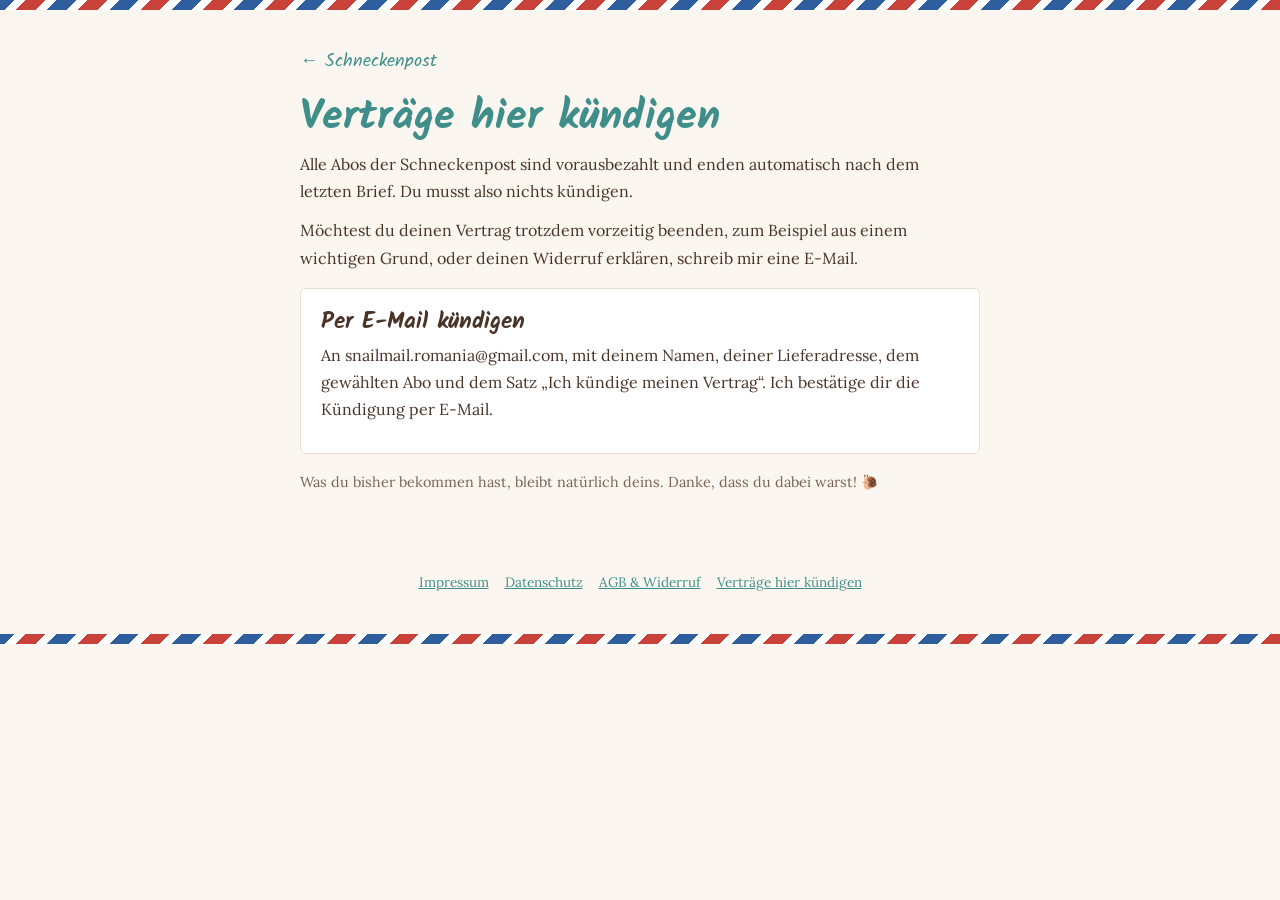
<file: kuendigen.html>
<!doctype html>
<html lang="de">
<head>
<meta charset="utf-8">
<meta name="viewport" content="width=device-width, initial-scale=1">
<meta name="robots" content="noindex">
<title>Verträge hier kündigen · Schneckenpost aus Rumänien</title>
<link rel="stylesheet" href="fonts/fonts.css">
<style>
  :root {
    --paper: #FBF7F0; --sheet: #FFFFFF; --ink: #4A3428; --ink-soft: #7A6355;
    --line: #E9DFD2; --petrol: #3F8E8A; --red: #C8423A; --gold: #E3B23C;
    --display: 'Kalam', 'Comic Sans MS', cursive;
    --body: 'Lora', Georgia, 'Times New Roman', serif;
    color-scheme: light;
  }
  *, *::before, *::after { box-sizing: border-box; }
  body { background: var(--paper); color: var(--ink); font-family: var(--body); font-size: 1rem; line-height: 1.7; margin: 0; padding-inline: 18px; }
  .airmail { height: 10px; margin-inline: -18px; background: repeating-linear-gradient(-45deg, var(--red) 0 14px, var(--sheet) 14px 22px, #2E5E9E 22px 36px, var(--sheet) 36px 44px); }
  main { max-width: 680px; margin-inline: auto; padding-block: 36px 64px; }
  .back { font-family: var(--display); font-size: 1.15rem; color: var(--petrol); text-decoration: none; }
  .back:hover { text-decoration: underline; }
  h1 { font-family: var(--display); font-size: clamp(2rem, 6vw, 2.6rem); line-height: 1.15; color: var(--petrol); margin: 18px 0 8px; text-wrap: balance; }
  h2 { font-family: var(--display); font-size: 1.45rem; line-height: 1.25; margin: 34px 0 6px; text-wrap: balance; }
  h3 { font-size: 1.05rem; margin: 22px 0 4px; }
  p, li { max-width: 65ch; }
  p { margin: 0 0 12px; }
  ul, ol { padding-left: 1.3em; margin: 0 0 12px; }
  a { color: var(--petrol); }
  .box { background: var(--sheet); border: 1px solid var(--line); border-radius: 6px; padding: 18px 20px; margin: 16px 0; }
  .muted { color: var(--ink-soft); font-size: 0.9rem; }
  .btn { display: inline-block; padding: 12px 26px; border-radius: 999px; background: var(--petrol); color: #fff; font-family: var(--display); font-size: 1.15rem; font-weight: 700; text-decoration: none; }
  .btn:focus-visible, a:focus-visible { outline: 3px solid var(--gold); outline-offset: 3px; }
  footer { max-width: 680px; margin-inline: auto; padding-block: 0 40px; font-size: 0.85rem; color: var(--ink-soft); display: flex; flex-wrap: wrap; gap: 4px 16px; justify-content: center; }
</style>
</head>
<body>
<div class="airmail" aria-hidden="true"></div>
<main>
  <a class="back" href="index.html">← Schneckenpost</a>
  <h1>Verträge hier kündigen</h1>

  <p>Alle Abos der Schneckenpost sind vorausbezahlt und enden automatisch nach dem letzten Brief. Du musst also nichts kündigen.</p>
  <p>Möchtest du deinen Vertrag trotzdem vorzeitig beenden, zum Beispiel aus einem wichtigen Grund, oder deinen Widerruf erklären, schreib mir eine E-Mail.</p>

  <div class="box">
    <h2 style="margin-top:0">Per E-Mail kündigen</h2>
    <p>An <span style="user-select:all">snailmail.romania@gmail.com</span>, mit deinem Namen, deiner Lieferadresse, dem gewählten Abo und dem Satz „Ich kündige meinen Vertrag“. Ich bestätige dir die Kündigung per E-Mail.</p>
  </div>

  <p class="muted">Was du bisher bekommen hast, bleibt natürlich deins. Danke, dass du dabei warst! 🐌</p>

</main>
<footer>
  <a href="impressum.html">Impressum</a>
  <a href="datenschutz.html">Datenschutz</a>
  <a href="agb.html">AGB &amp; Widerruf</a>
  <a href="kuendigen.html">Verträge hier kündigen</a>
</footer>
<div class="airmail" aria-hidden="true"></div>
</body>
</html>
</file>
<file: fonts/fonts.css>
/* Schriften lokal eingebunden (keine Verbindung zu Google) */
@font-face { font-family: 'Kalam'; font-style: normal; font-weight: 400; font-display: swap; src: url('kalam-latin-400-normal.woff2') format('woff2'); }
@font-face { font-family: 'Kalam'; font-style: normal; font-weight: 700; font-display: swap; src: url('kalam-latin-700-normal.woff2') format('woff2'); }

@font-face { font-family: 'Lora'; font-style: normal; font-weight: 400; font-display: swap; src: url('lora-latin-ext-400-normal.woff2') format('woff2'); unicode-range: U+0100-02BA, U+02BD-02C5, U+02C7-02CC, U+02CE-02D7, U+02DD-02FF, U+0304, U+0308, U+0329, U+1D00-1DBF, U+1E00-1E9F, U+1EF2-1EFF, U+2020, U+20A0-20AB, U+20AD-20C0, U+2113, U+2C60-2C7F, U+A720-A7FF; }
@font-face { font-family: 'Lora'; font-style: normal; font-weight: 400; font-display: swap; src: url('lora-latin-400-normal.woff2') format('woff2'); unicode-range: U+0000-00FF, U+0131, U+0152-0153, U+02BB-02BC, U+02C6, U+02DA, U+02DC, U+0304, U+0308, U+0329, U+2000-206F, U+20AC, U+2122, U+2191, U+2193, U+2212, U+2215, U+FEFF, U+FFFD; }
@font-face { font-family: 'Lora'; font-style: normal; font-weight: 500; font-display: swap; src: url('lora-latin-ext-500-normal.woff2') format('woff2'); unicode-range: U+0100-02BA, U+02BD-02C5, U+02C7-02CC, U+02CE-02D7, U+02DD-02FF, U+1E00-1E9F, U+2C60-2C7F, U+A720-A7FF; }
@font-face { font-family: 'Lora'; font-style: normal; font-weight: 500; font-display: swap; src: url('lora-latin-500-normal.woff2') format('woff2'); unicode-range: U+0000-00FF, U+0131, U+0152-0153, U+2000-206F, U+20AC, U+2122, U+FEFF, U+FFFD; }
@font-face { font-family: 'Lora'; font-style: normal; font-weight: 600; font-display: swap; src: url('lora-latin-ext-600-normal.woff2') format('woff2'); unicode-range: U+0100-02BA, U+02BD-02C5, U+02C7-02CC, U+02CE-02D7, U+02DD-02FF, U+1E00-1E9F, U+2C60-2C7F, U+A720-A7FF; }
@font-face { font-family: 'Lora'; font-style: normal; font-weight: 600; font-display: swap; src: url('lora-latin-600-normal.woff2') format('woff2'); unicode-range: U+0000-00FF, U+0131, U+0152-0153, U+2000-206F, U+20AC, U+2122, U+FEFF, U+FFFD; }
@font-face { font-family: 'Lora'; font-style: italic; font-weight: 400; font-display: swap; src: url('lora-latin-ext-400-italic.woff2') format('woff2'); unicode-range: U+0100-02BA, U+02BD-02C5, U+02C7-02CC, U+02CE-02D7, U+02DD-02FF, U+1E00-1E9F, U+2C60-2C7F, U+A720-A7FF; }
@font-face { font-family: 'Lora'; font-style: italic; font-weight: 400; font-display: swap; src: url('lora-latin-400-italic.woff2') format('woff2'); unicode-range: U+0000-00FF, U+0131, U+0152-0153, U+2000-206F, U+20AC, U+2122, U+FEFF, U+FFFD; }
</file>
<file: assets/style.css>
/* Layout: ein Briefbogen auf Papier – schmale Spalte, Luftpost-Rand oben und unten, Farbkarten in der Markenrotation */
  :root {
    --paper:    #FBF7F0;
    --sheet:    #FFFFFF;
    --ink:      #4A3428;   /* warmes Dunkelbraun */
    --ink-soft: #7A6355;
    --line:     #E9DFD2;
    --petrol:   #3F8E8A;   /* helles Petrol */
    --sky:      #9CCBEA;   /* Himmelblau */
    --lilac:    #C3B0DE;   /* Flieder */
    --apricot:  #F4B892;   /* Apricot */
    --red:      #C8423A;
    --gold:     #E3B23C;
    --display:  'Kalam', 'Comic Sans MS', cursive;
    --body:     'Lora', Georgia, 'Times New Roman', serif;
    color-scheme: light;
  }
  *, *::before, *::after { box-sizing: border-box; }
  body {
    background: var(--paper);
    color: var(--ink);
    font-family: var(--body);
    font-size: 1.0625rem;
    line-height: 1.7;
    margin: 0;
    padding-inline: 18px;
  }
  .airmail {
    height: 10px;
    margin-inline: -18px;
    background: repeating-linear-gradient(-45deg,
      var(--red) 0 14px, var(--sheet) 14px 22px, #2E5E9E 22px 36px, var(--sheet) 36px 44px);
  }
  .page {
    max-width: 640px;
    margin-inline: auto;
    padding-block: 48px 64px;
    display: flex;
    flex-direction: column;
    gap: 56px;
  }

  /* Kopf */
  header { display: flex; flex-direction: column; align-items: center; gap: 20px; text-align: center; }
  .snail { width: min(380px, 100%); height: auto; display: block; }
  .brand { min-width: 0; }
  .brand h1 {
    font-family: var(--display);
    font-weight: 700;
    font-size: clamp(2.3rem, 8vw, 3.2rem);
    line-height: 1;
    margin: 0;
    color: var(--petrol);
  }
  .brand .sub {
    font-family: var(--display);
    font-size: 1.25rem;
    color: var(--ink-soft);
    margin: 4px 0 0;
  }

  /* Hero */
  .hero { display: flex; flex-direction: column; gap: 18px; }
  .hero h2 {
    font-family: var(--display);
    font-weight: 700;
    font-size: clamp(1.7rem, 5.5vw, 2.3rem);
    line-height: 1.2;
    margin: 0;
    text-wrap: balance;
  }
  .hero p { margin: 0; max-width: 58ch; }
  .en { color: var(--ink-soft); font-style: italic; font-size: 0.95rem; }

  /* Warteliste */
  .waitlist {
    background: var(--sheet);
    border: 1px solid var(--line);
    border-radius: 6px;
    padding: 28px 24px;
    display: flex;
    flex-direction: column;
    gap: 14px;
    box-shadow: 0 2px 0 var(--line);
  }
  .waitlist h3 {
    font-family: var(--display);
    font-size: 1.6rem;
    line-height: 1.2;
    margin: 0;
    text-wrap: balance;
  }
  .waitlist p { margin: 0; }
  .actions { display: flex; flex-wrap: wrap; gap: 12px; align-items: center; margin-top: 6px; }
  .btn {
    display: inline-block;
    padding: 12px 26px;
    border-radius: 999px;
    background: var(--petrol);
    color: #fff;
    font-family: var(--display);
    font-size: 1.2rem;
    font-weight: 700;
    text-decoration: none;
    transition: transform .15s ease, background .15s ease;
  }
  .btn:hover { background: #33746F; transform: translateY(-1px); }
  .btn:focus-visible { outline: 3px solid var(--gold); outline-offset: 3px; }
  .small { font-size: 0.85rem; color: var(--ink-soft); }

  /* Abschnittstitel */
  .section-title {
    font-family: var(--display);
    font-size: 1.7rem;
    font-weight: 700;
    margin: 0 0 4px;
  }
  .section-title + .en { margin: 0 0 22px; }

  /* Inhalt: Farbkarten in Markenrotation */
  .contents { display: grid; grid-template-columns: repeat(2, minmax(0, 1fr)); gap: 14px; }
  .item { border-radius: 6px; padding: 18px 18px 20px; min-width: 0; }
  .item:nth-child(1) { background: color-mix(in srgb, var(--petrol) 22%, var(--sheet)); }
  .item:nth-child(2) { background: color-mix(in srgb, var(--sky) 40%, var(--sheet)); }
  .item:nth-child(3) { background: color-mix(in srgb, var(--lilac) 42%, var(--sheet)); }
  .item:nth-child(4) { background: color-mix(in srgb, var(--apricot) 42%, var(--sheet)); }
  .item h4 { font-family: var(--display); font-size: 1.3rem; margin: 0 0 4px; line-height: 1.2; }
  .item p { margin: 0; font-size: 0.95rem; }
  .item .en { font-size: 0.85rem; margin-top: 6px; }
  .stamp {
    display: inline-block;
    border: 2px dashed var(--red);
    color: var(--red);
    font-family: var(--display);
    padding: 0 8px;
    border-radius: 3px;
    font-size: 1rem;
    margin-top: 8px;
    transform: rotate(-2deg);
  }

  /* Über mich */
  .about p { margin: 0 0 12px; max-width: 60ch; }
  .about .hello { font-family: var(--display); font-size: 1.45rem; line-height: 1.3; color: var(--petrol); }

  /* Preise */
  .prices { width: 100%; border-collapse: collapse; font-variant-numeric: tabular-nums; }
  .prices td { padding: 10px 0; border-bottom: 1px dashed var(--line); }
  .prices td:last-child { text-align: right; font-weight: 600; white-space: nowrap; padding-left: 12px; }
  .founding {
    margin-top: 18px;
    background: color-mix(in srgb, var(--gold) 22%, var(--sheet));
    border-radius: 6px;
    padding: 16px 18px;
  }
  .founding strong { font-family: var(--display); font-size: 1.25rem; font-weight: 700; }
  .founding p { margin: 0; }

  /* Bestellen */
  .plans { display: grid; grid-template-columns: repeat(2, minmax(0, 1fr)); gap: 14px; }
  .plan {
    background: var(--sheet); border: 1px solid var(--line); border-radius: 6px;
    padding: 20px 18px; display: flex; flex-direction: column; gap: 6px; min-width: 0;
  }
  .plan h4 { font-family: var(--display); font-size: 1.3rem; margin: 0; line-height: 1.2; }
  .plan .price { font-family: var(--display); font-size: 2rem; font-weight: 700; color: var(--petrol); line-height: 1.1; font-variant-numeric: tabular-nums; }
  .plan .price small { font-size: 1rem; font-weight: 400; color: var(--ink-soft); }
  .plan p { margin: 0; font-size: 0.92rem; color: var(--ink-soft); }
  .plan .btn { margin-top: auto; align-self: flex-start; font-size: 1.05rem; padding: 10px 22px; }
  .plan .spacer { flex: 1; min-height: 6px; }
  .plan.featured {
    grid-column: 1 / -1;
    background: color-mix(in srgb, var(--gold) 20%, var(--sheet));
    border-color: color-mix(in srgb, var(--gold) 60%, var(--sheet));
  }
  .plan.featured .badge {
    align-self: flex-start; font-family: var(--display); font-size: 0.95rem;
    background: var(--red); color: #fff; padding: 1px 10px; border-radius: 999px;
  }
  .paynote { margin: 14px 0 0; font-size: 0.9rem; color: var(--ink-soft); }
  .giftnote { margin: 10px 0 0; font-size: 0.9rem; }

  /* FAQ */
  .faq { display: flex; flex-direction: column; gap: 6px; }
  details { border-bottom: 1px solid var(--line); padding: 10px 0; }
  summary { cursor: pointer; font-weight: 600; list-style: none; display: flex; justify-content: space-between; gap: 12px; }
  summary::-webkit-details-marker { display: none; }
  summary::after { content: '+'; font-family: var(--display); font-size: 1.4rem; line-height: 1; color: var(--petrol); }
  details[open] summary::after { content: '–'; }
  summary:focus-visible { outline: 2px solid var(--gold); outline-offset: 2px; }
  details p { margin: 8px 0 0; color: var(--ink-soft); }
  summary .en { display: block; font-weight: 400; font-size: 0.85rem; margin-top: 2px; }
  details p.en { margin-top: 4px; }

  footer { font-size: 0.9rem; color: var(--ink-soft); text-align: center; display: flex; flex-direction: column; gap: 4px; }
  footer a { color: var(--petrol); }
  .legal { display: flex; flex-wrap: wrap; justify-content: center; gap: 4px 16px; margin-top: 10px; font-size: 0.85rem; }
  footer .sig { font-family: var(--display); font-size: 1.4rem; color: var(--ink); }

  @media (max-width: 520px) {
    .contents, .plans { grid-template-columns: minmax(0, 1fr); }
    .page { padding-block: 36px 52px; gap: 44px; }
    .snail { width: min(300px, 100%); }
  }
  @media (prefers-reduced-motion: reduce) { .btn { transition: none; } }

  /* Sprachumschalter */
  .langswitch { position: absolute; top: 22px; right: 18px; display: flex; gap: 2px; font-family: var(--display); font-size: 1rem; background: var(--sheet); border: 1px solid var(--line); border-radius: 999px; padding: 2px; }
  .langswitch a, .langswitch span { padding: 2px 12px; border-radius: 999px; text-decoration: none; color: var(--ink-soft); }
  .langswitch span[aria-current] { background: var(--petrol); color: #fff; }
  .langswitch a:hover { color: var(--petrol); }
  .langswitch a:focus-visible { outline: 3px solid var(--gold); outline-offset: 2px; }
  .wrap { position: relative; }
  .section-title { margin-bottom: 18px; }
  .section-title + .en { margin-top: -14px; }
  header { padding-top: 18px; }
  /* Ohne Monatsabo: drei Karten nebeneinander statt einer allein in der Reihe */
  @media (min-width: 521px) {
    .plans:has(> .plan:nth-child(4):last-child) { grid-template-columns: repeat(3, minmax(0, 1fr)); }
  }
  /* Nur ein weiteres Angebot neben dem Gründungsabo: volle Breite */
  .plans:has(> .plan:nth-child(2):last-child) > .plan { grid-column: 1 / -1; }
</file>
